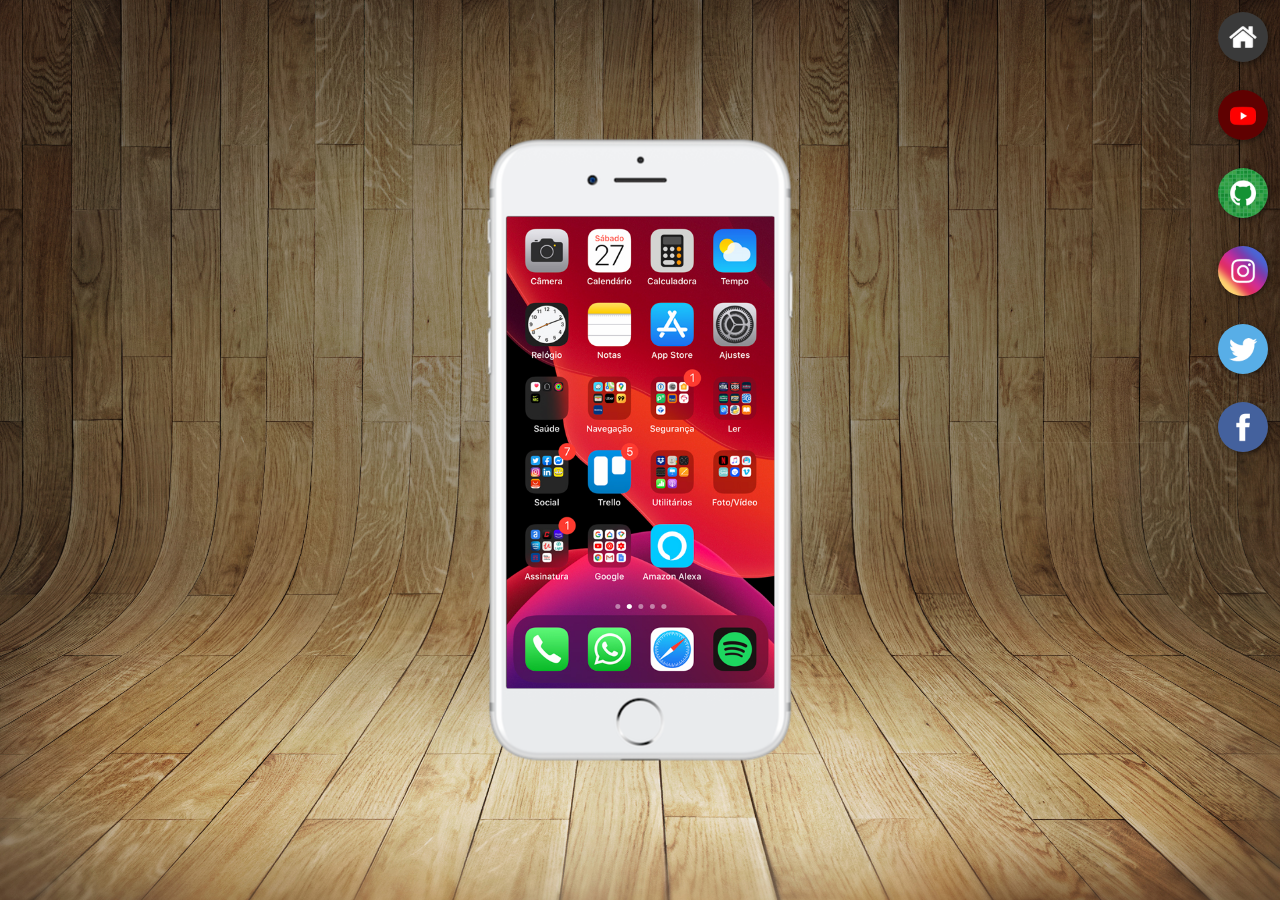
<file: index.html>
<!DOCTYPE html>
<html lang="pr-br">
<head>
    <meta charset="UTF-8">
    <meta http-equiv="X-UA-Compatible" content="IE=edge">
    <meta name="viewport" content="width=device-width, initial-scale=1.0">
    <title>Redes Socias</title>
    <link rel="shortcut icon" href="imagens/favicon.ico" type="image/x-icon">
    <link rel="stylesheet" href="style.css">
</head>
<body>
    <main>
        <section id="telefone">
            <iframe src="home.html"  name="tela" id="tela" frameborder="0"></iframe>
            
        </section>

        <section id="redes-sociais">
            <a href="home.html" target="tela"><img src="imagens/logo-home.jpg" alt="home"></a><br>
            <a href="youtube.html" target="tela"><img src="imagens/logo-youtube.jpg" alt="youtube"></a><br>
            <a href="github.html" target="tela"><img src="imagens/logo-github.jpg" alt="github"></a><br>
            <a href="instagram.html" target="tela"><img src="imagens/logo-instagram.jpg" alt="instagram"></a><br>
            <a href="twitter.html" target="tela"><img src="imagens/logo-twitter.jpg" alt="twitter"></a><br>
            <a href="facebook.html" target="tela"><img src="imagens/logo-facebook.jpg" alt="facebook"></a><br>

        </section>
    </main>
    
</body>
</html>
</file>
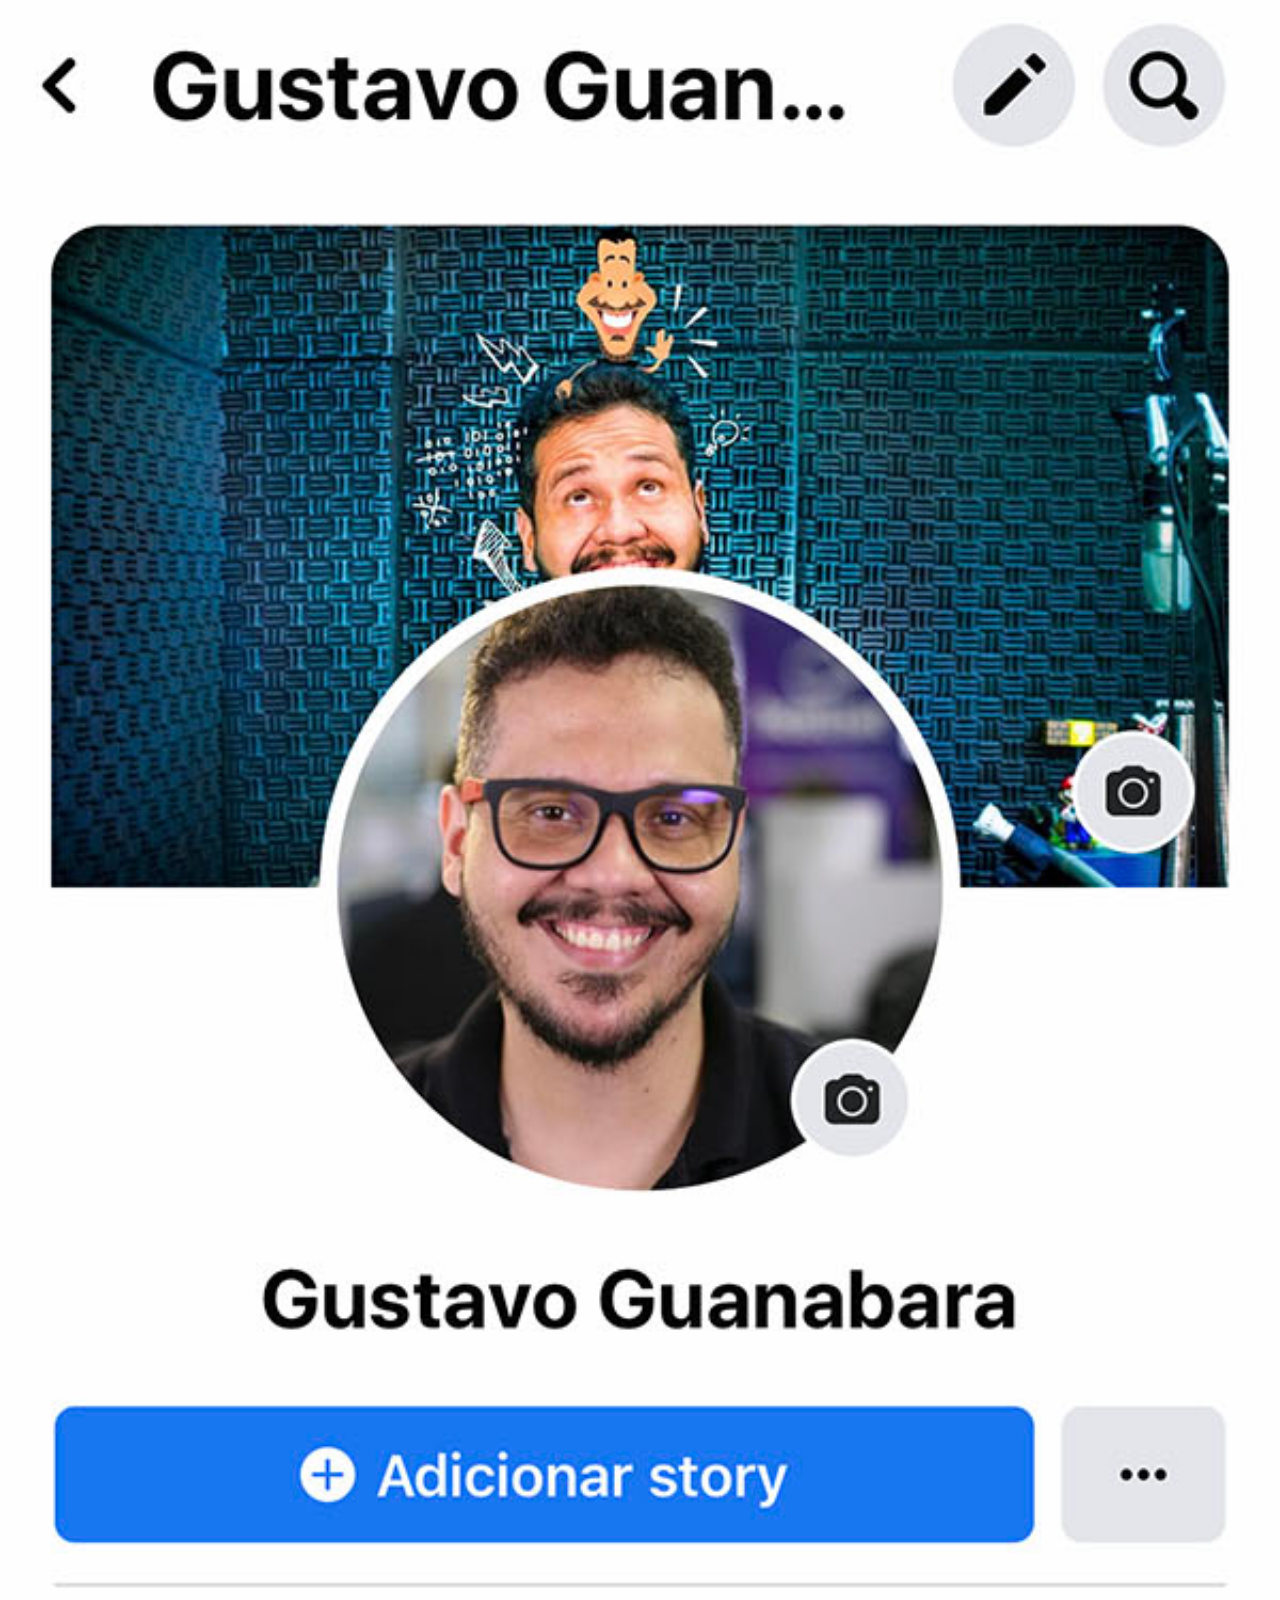
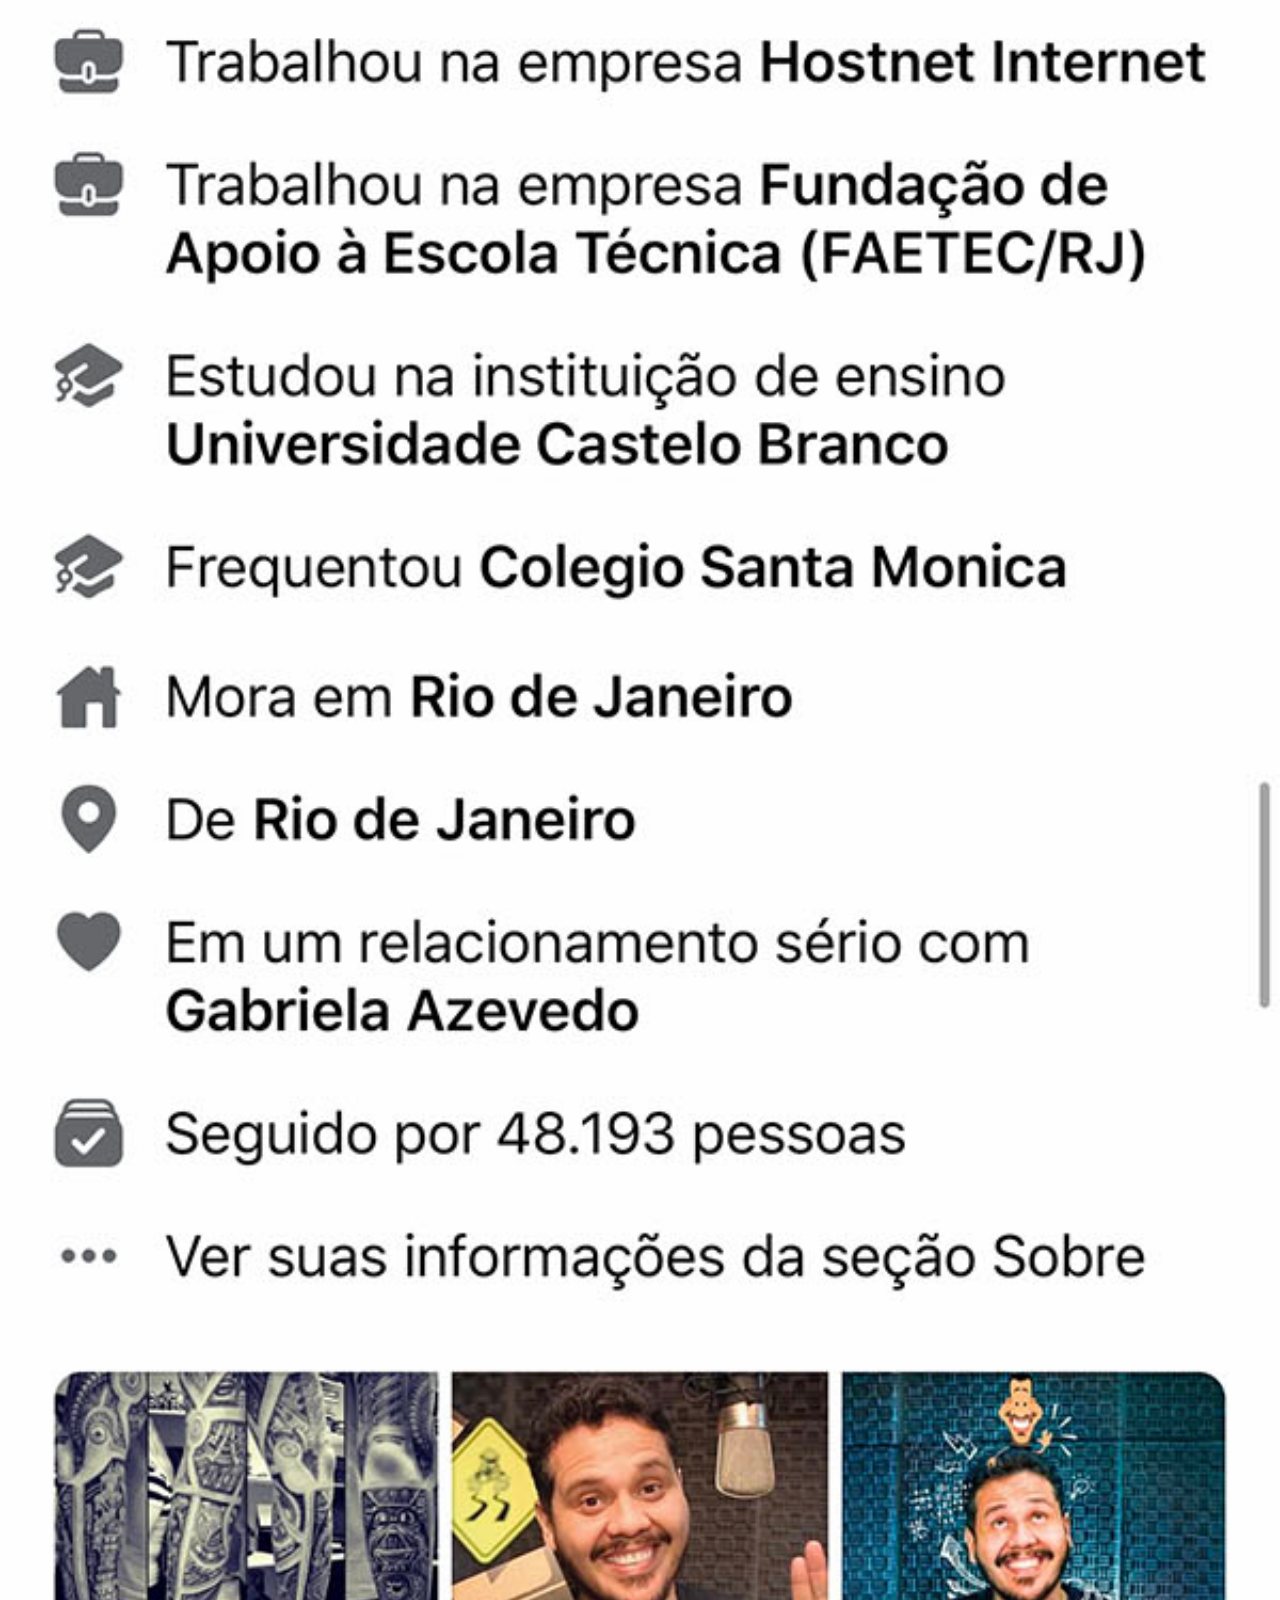
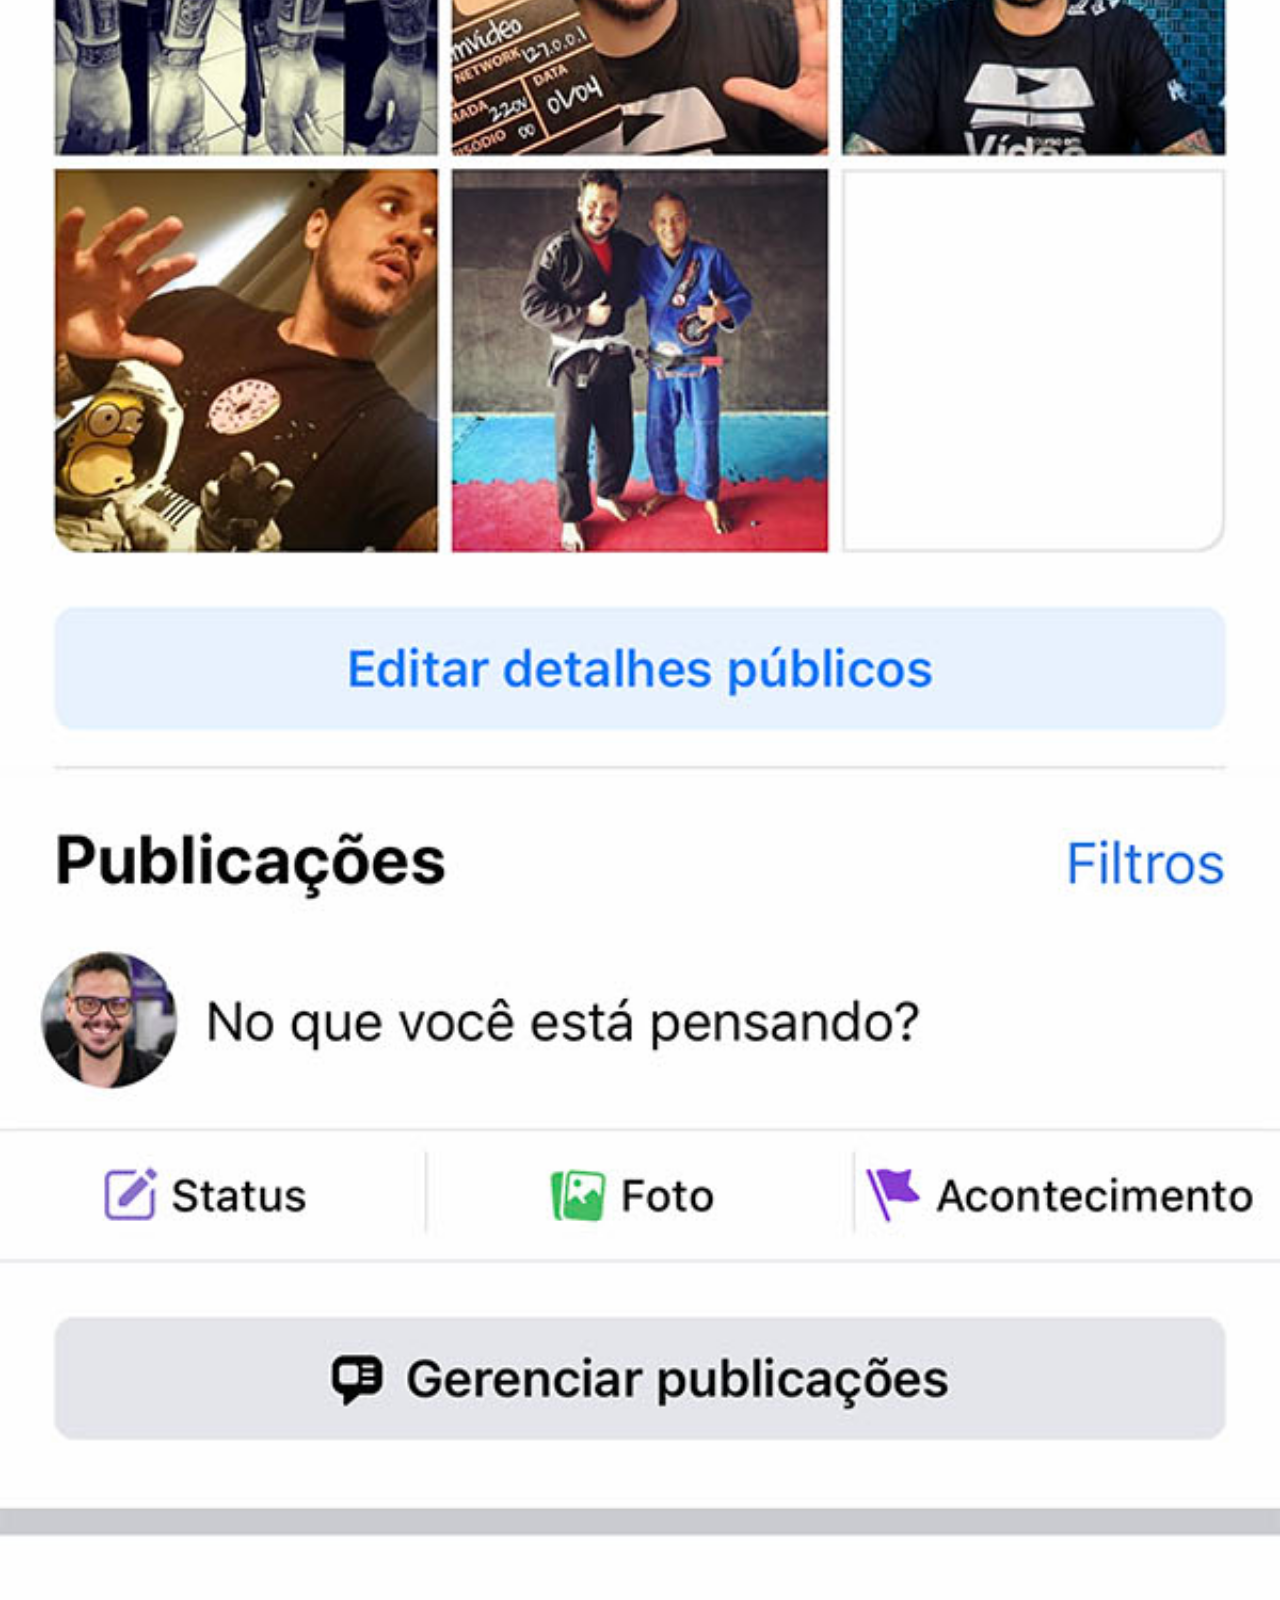
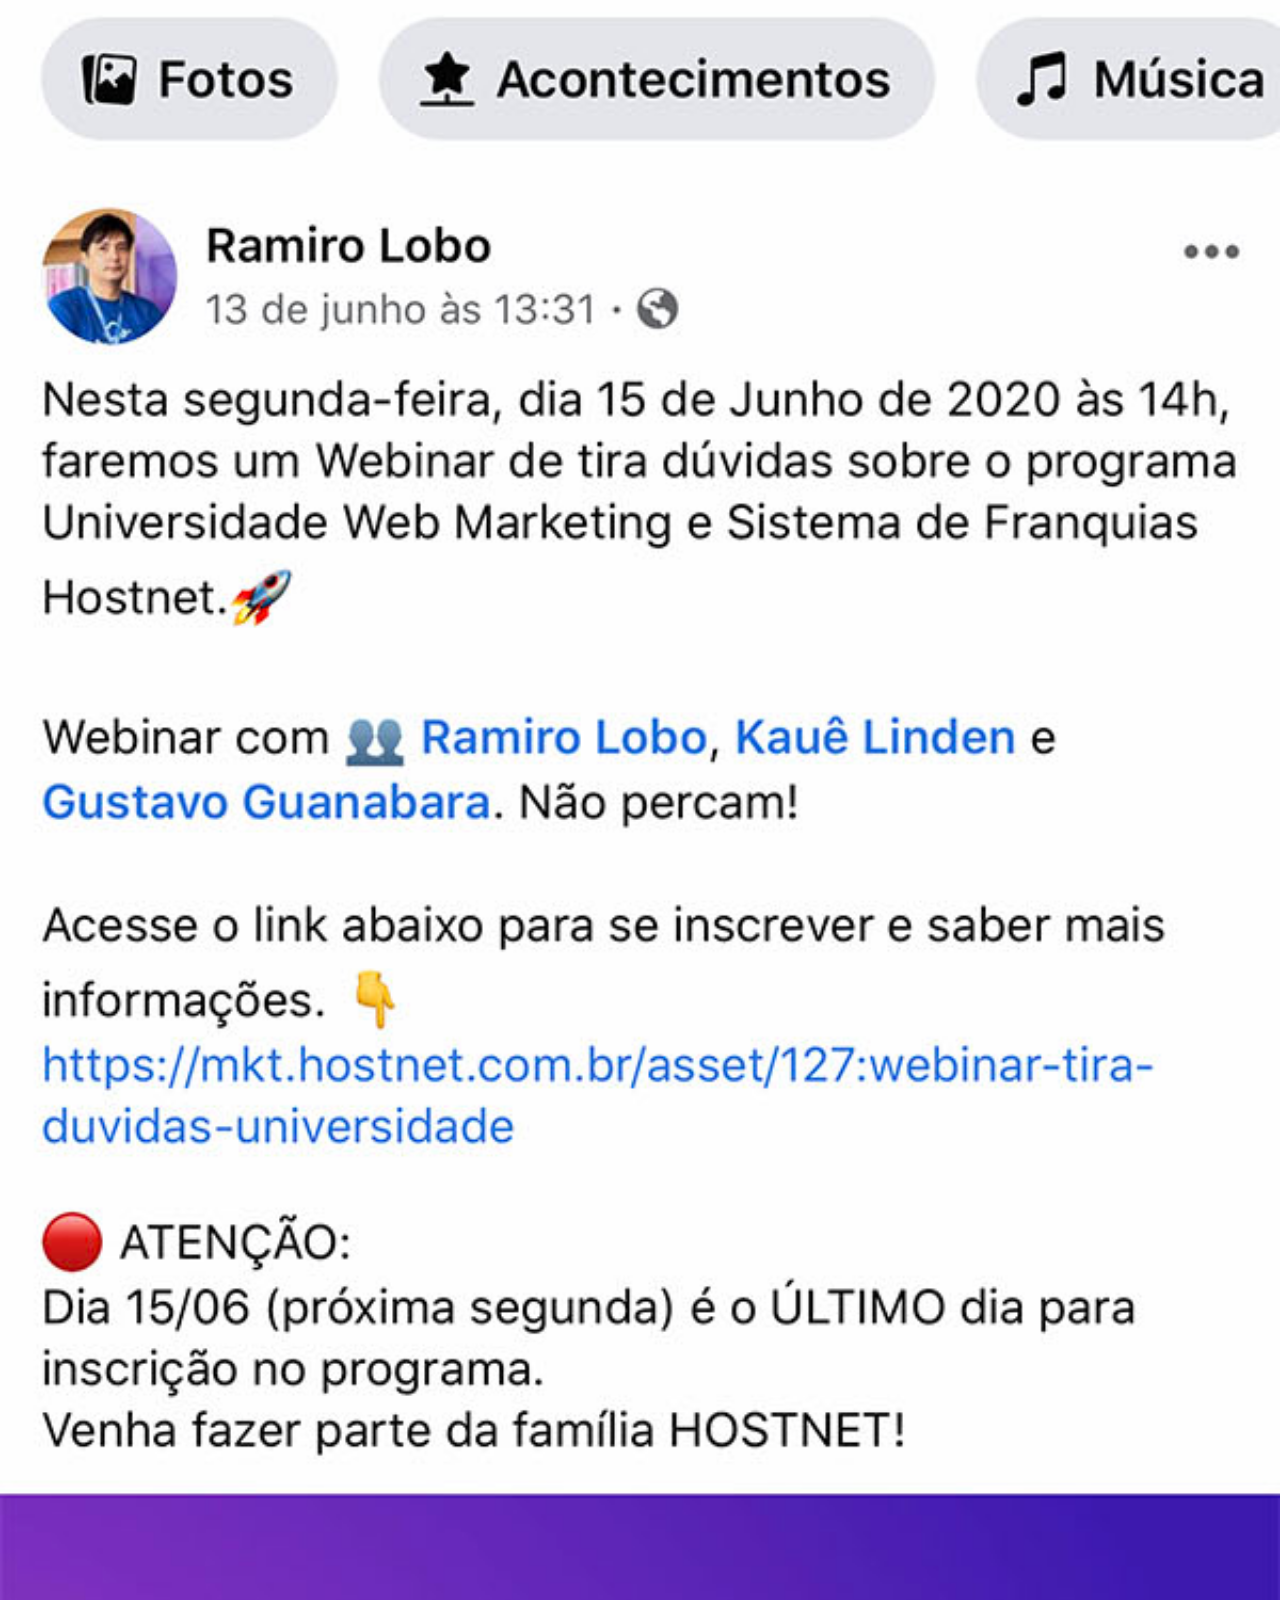
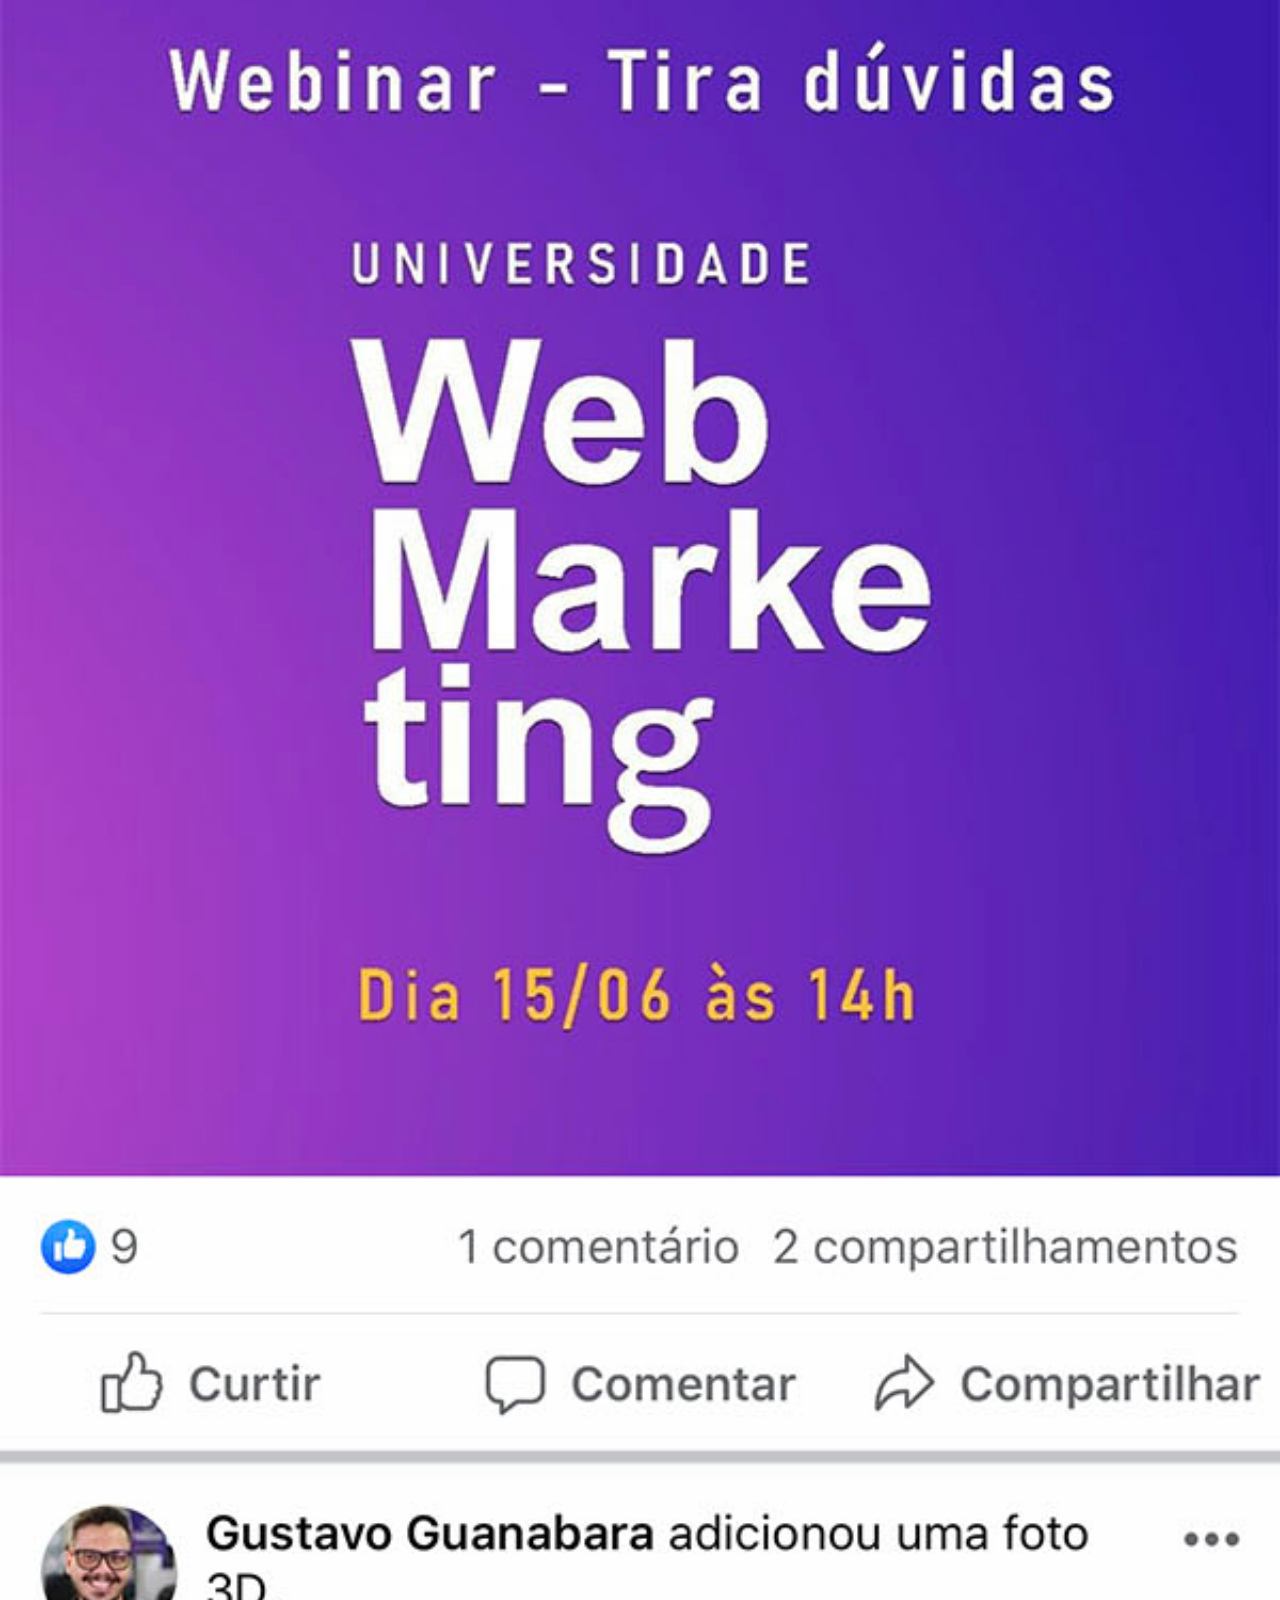
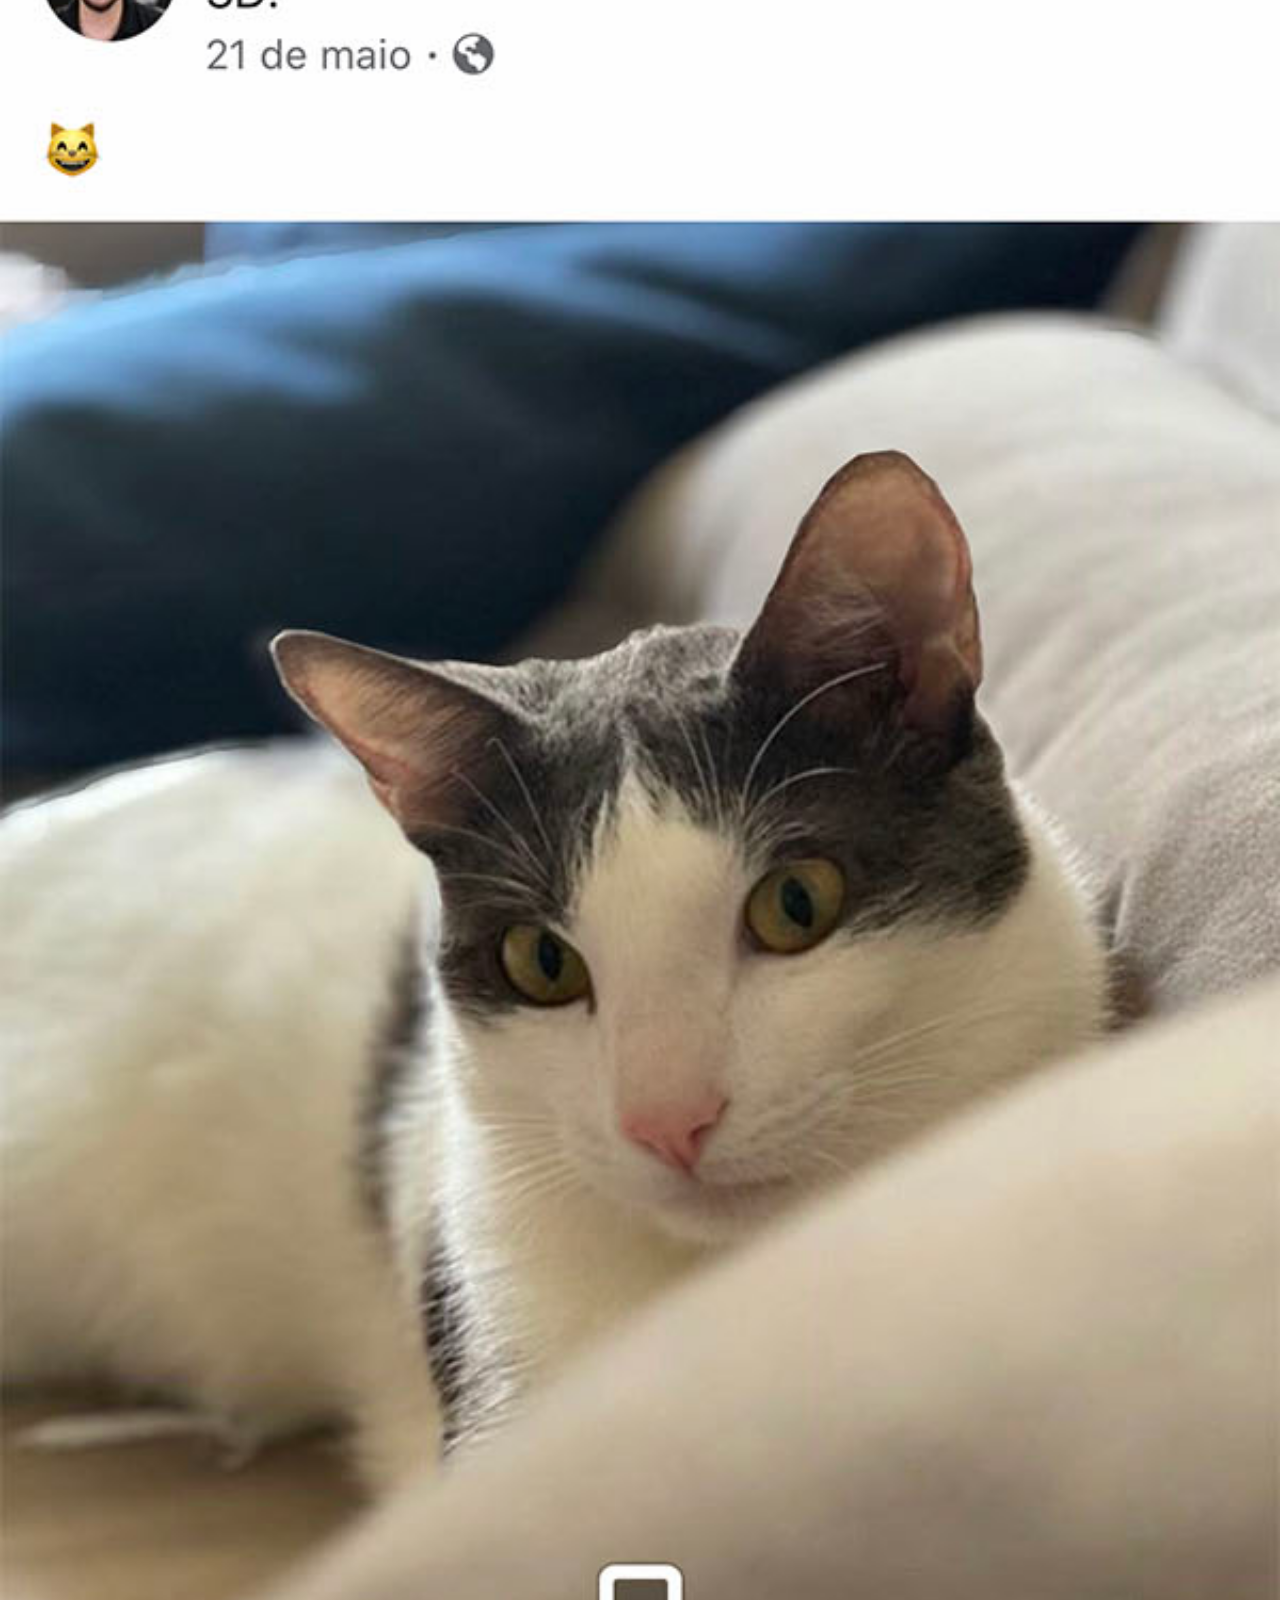
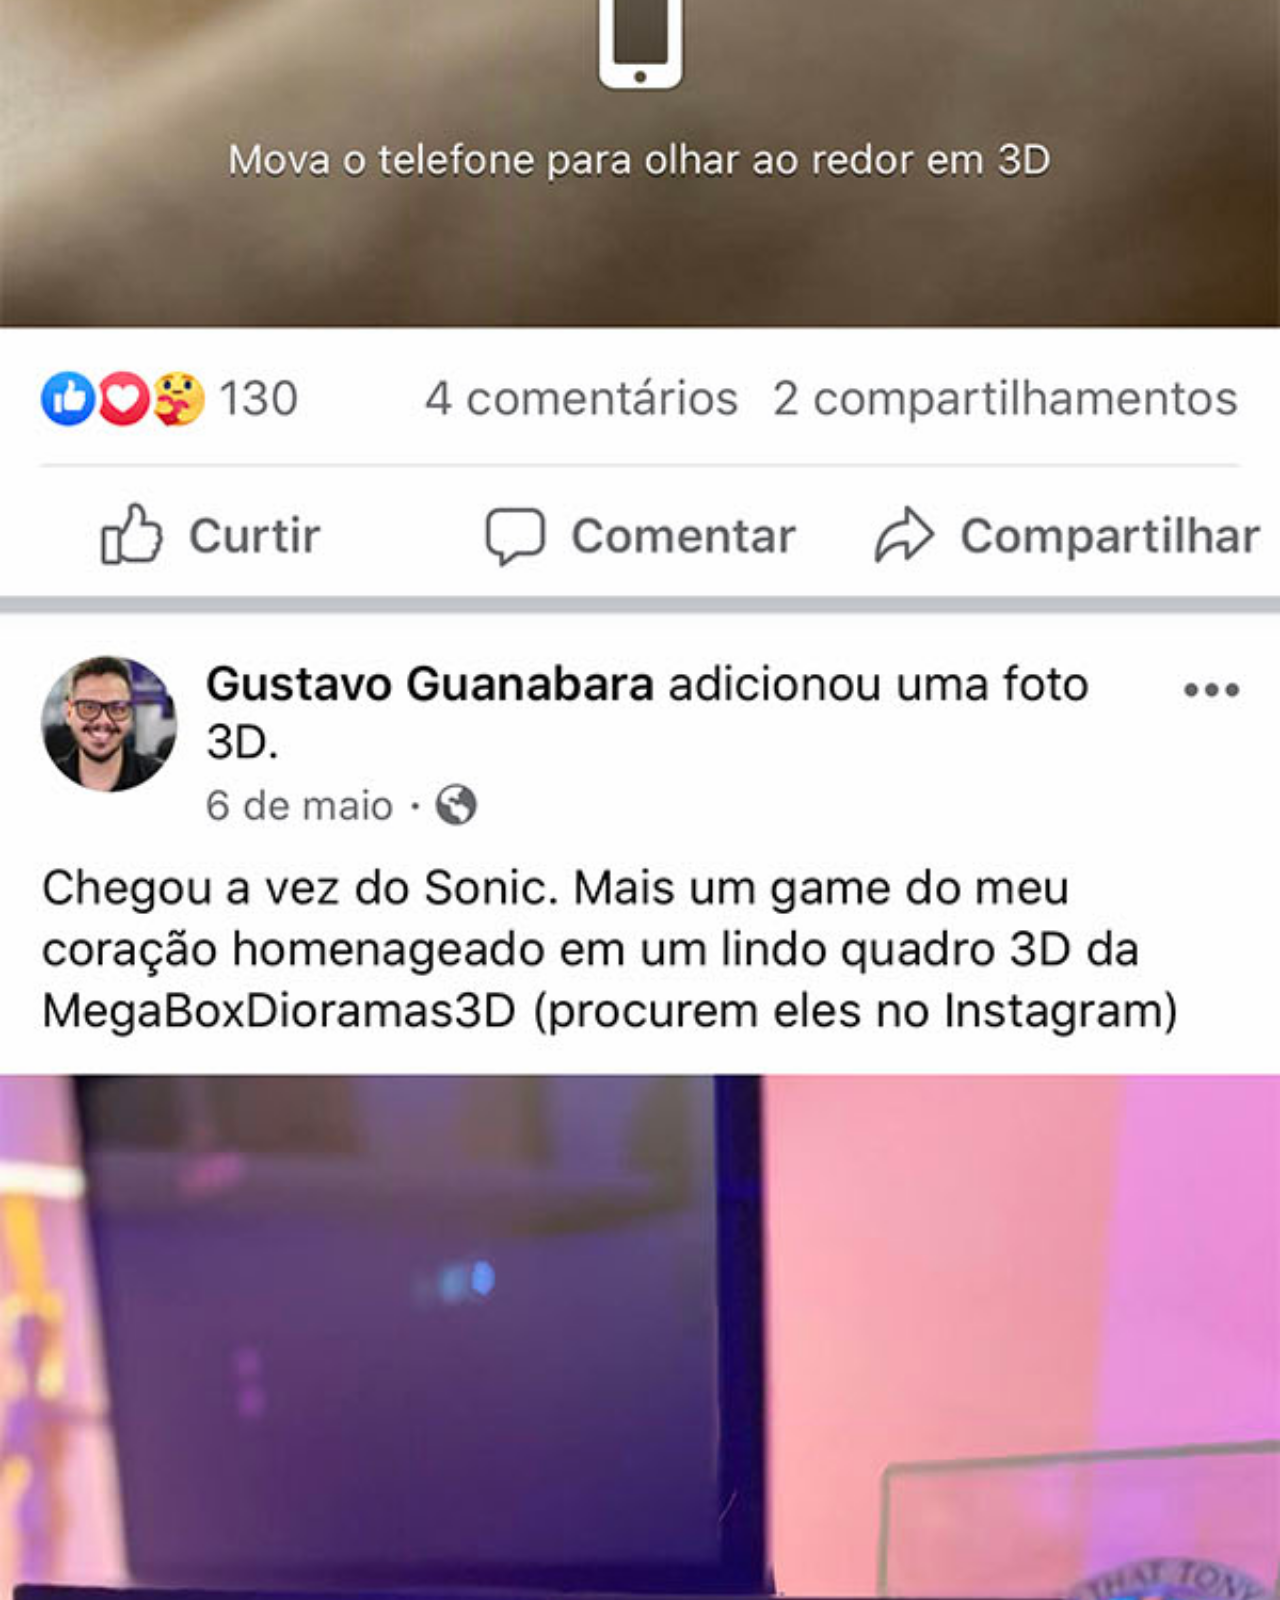
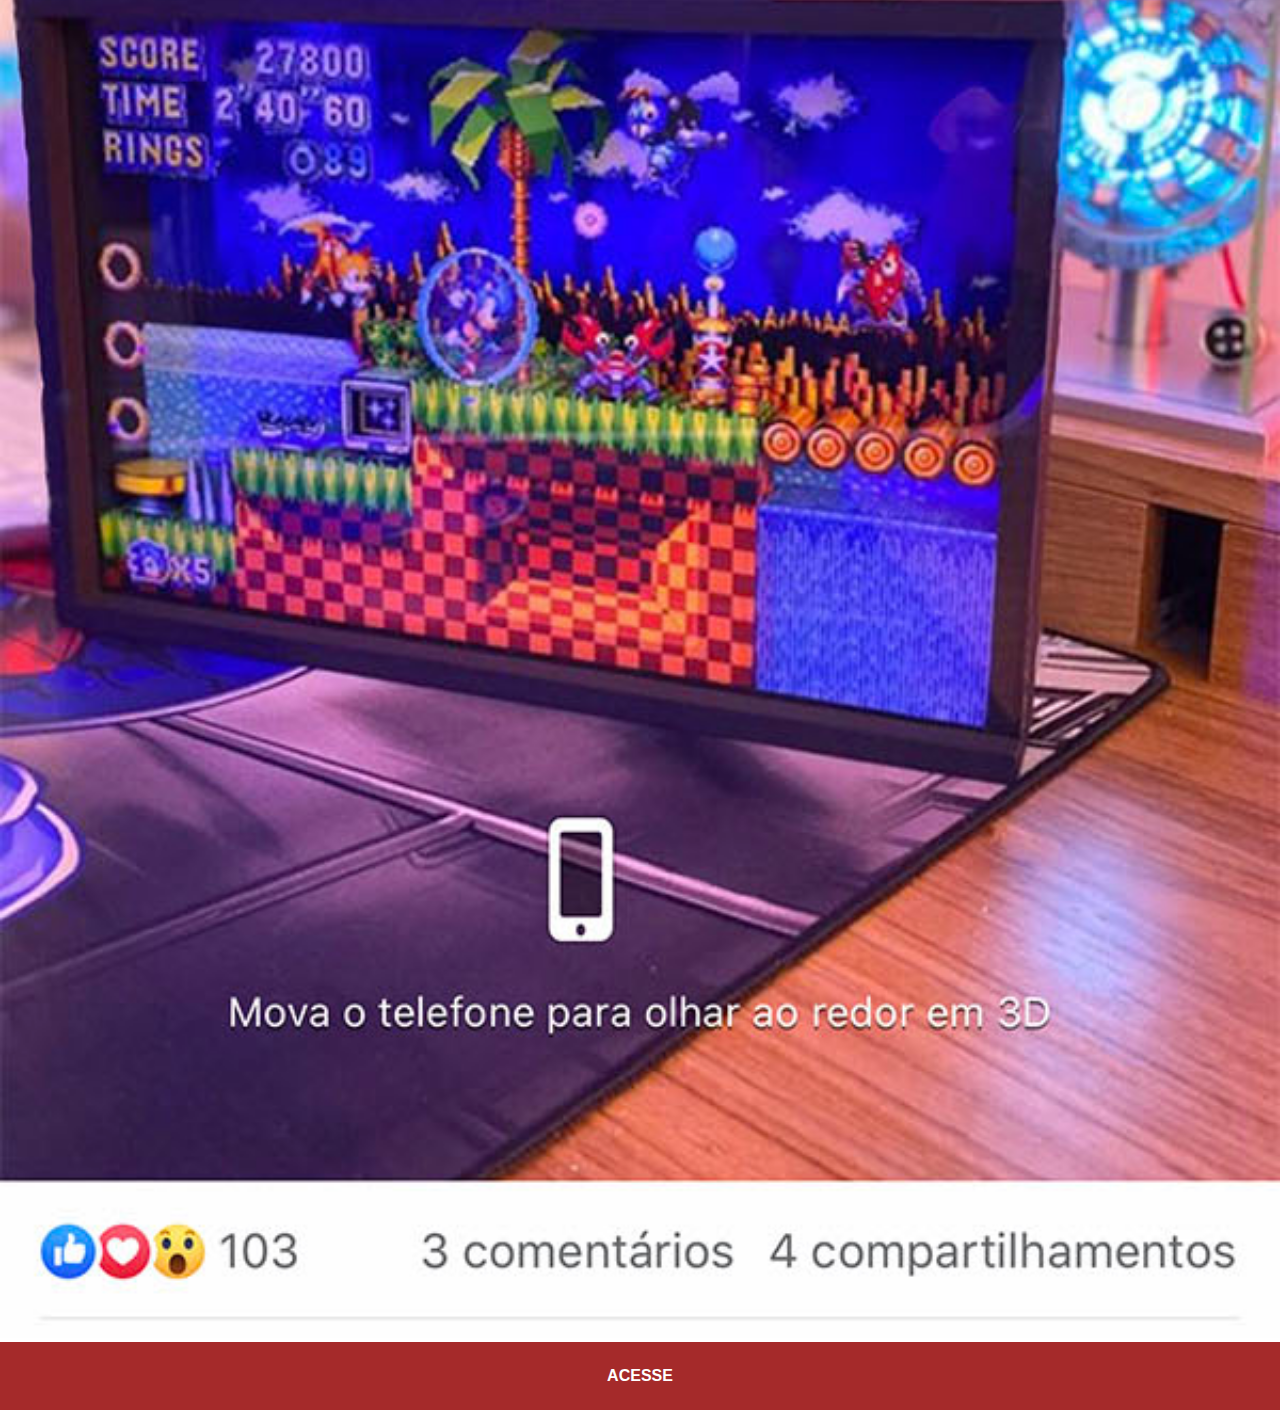
<file: facebook.html>
<!DOCTYPE html>
<html lang="pt-br">
<head>
    <meta charset="UTF-8">
    <meta http-equiv="X-UA-Compatible" content="IE=edge">
    <meta name="viewport" content="width=device-width, initial-scale=1.0">
    <title>facebook</title>
    <style>
        * {
    padding: 0%;
    margin: 0%;
    font-family: Arial, Helvetica, sans-serif;
}

img{
    width: 100%;
    height: 100%;
    
    
}

a{  display: block;
    background-color: brown;
    color: white;
    padding: 25px;
    text-align: center;
    text-decoration: none;
    font-weight: bold;
}

a:hover {
    background-color: red;
    text-decoration: underline;
}
    </style>
</head>
<body>
    <img src="imagens/tela-facebook.jpg" alt="">
    <a href="https://www.facebook.com/" target="_blank">ACESSE</a>
    
</body>
</html>
</file>
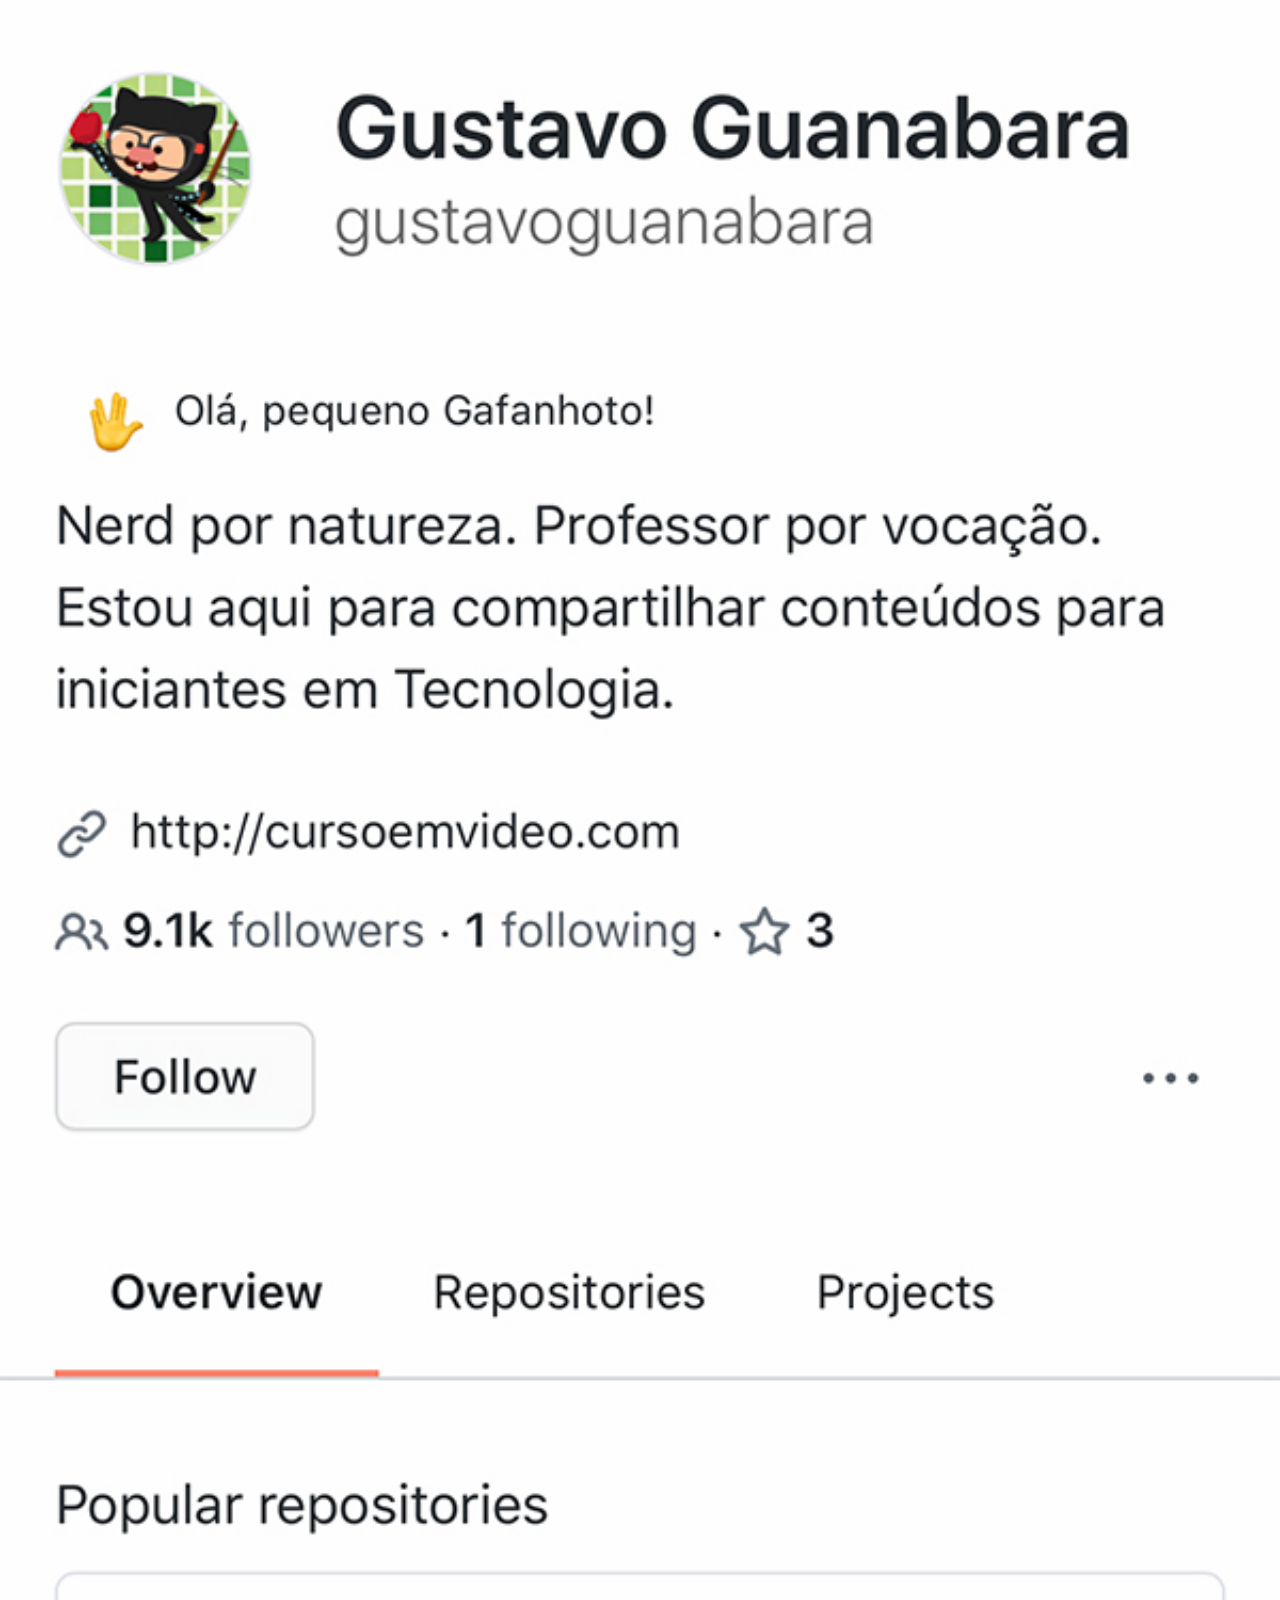
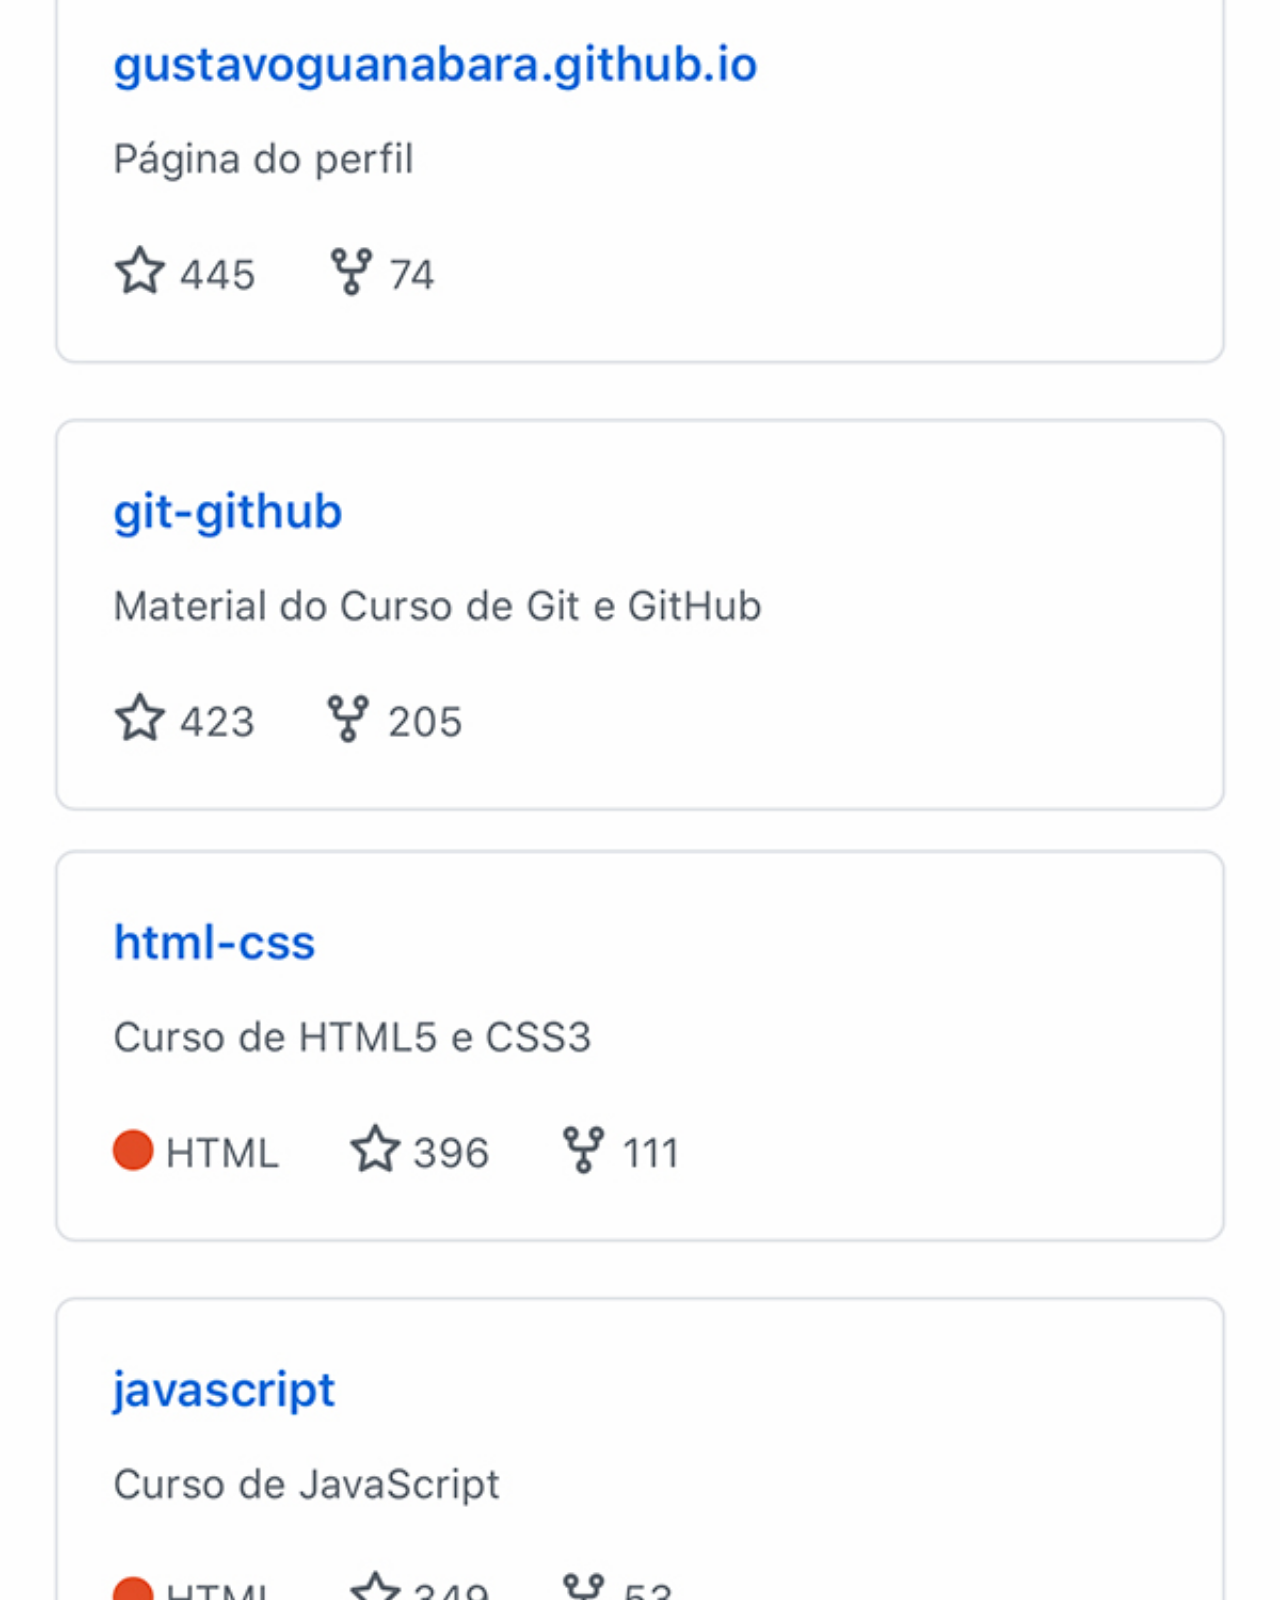
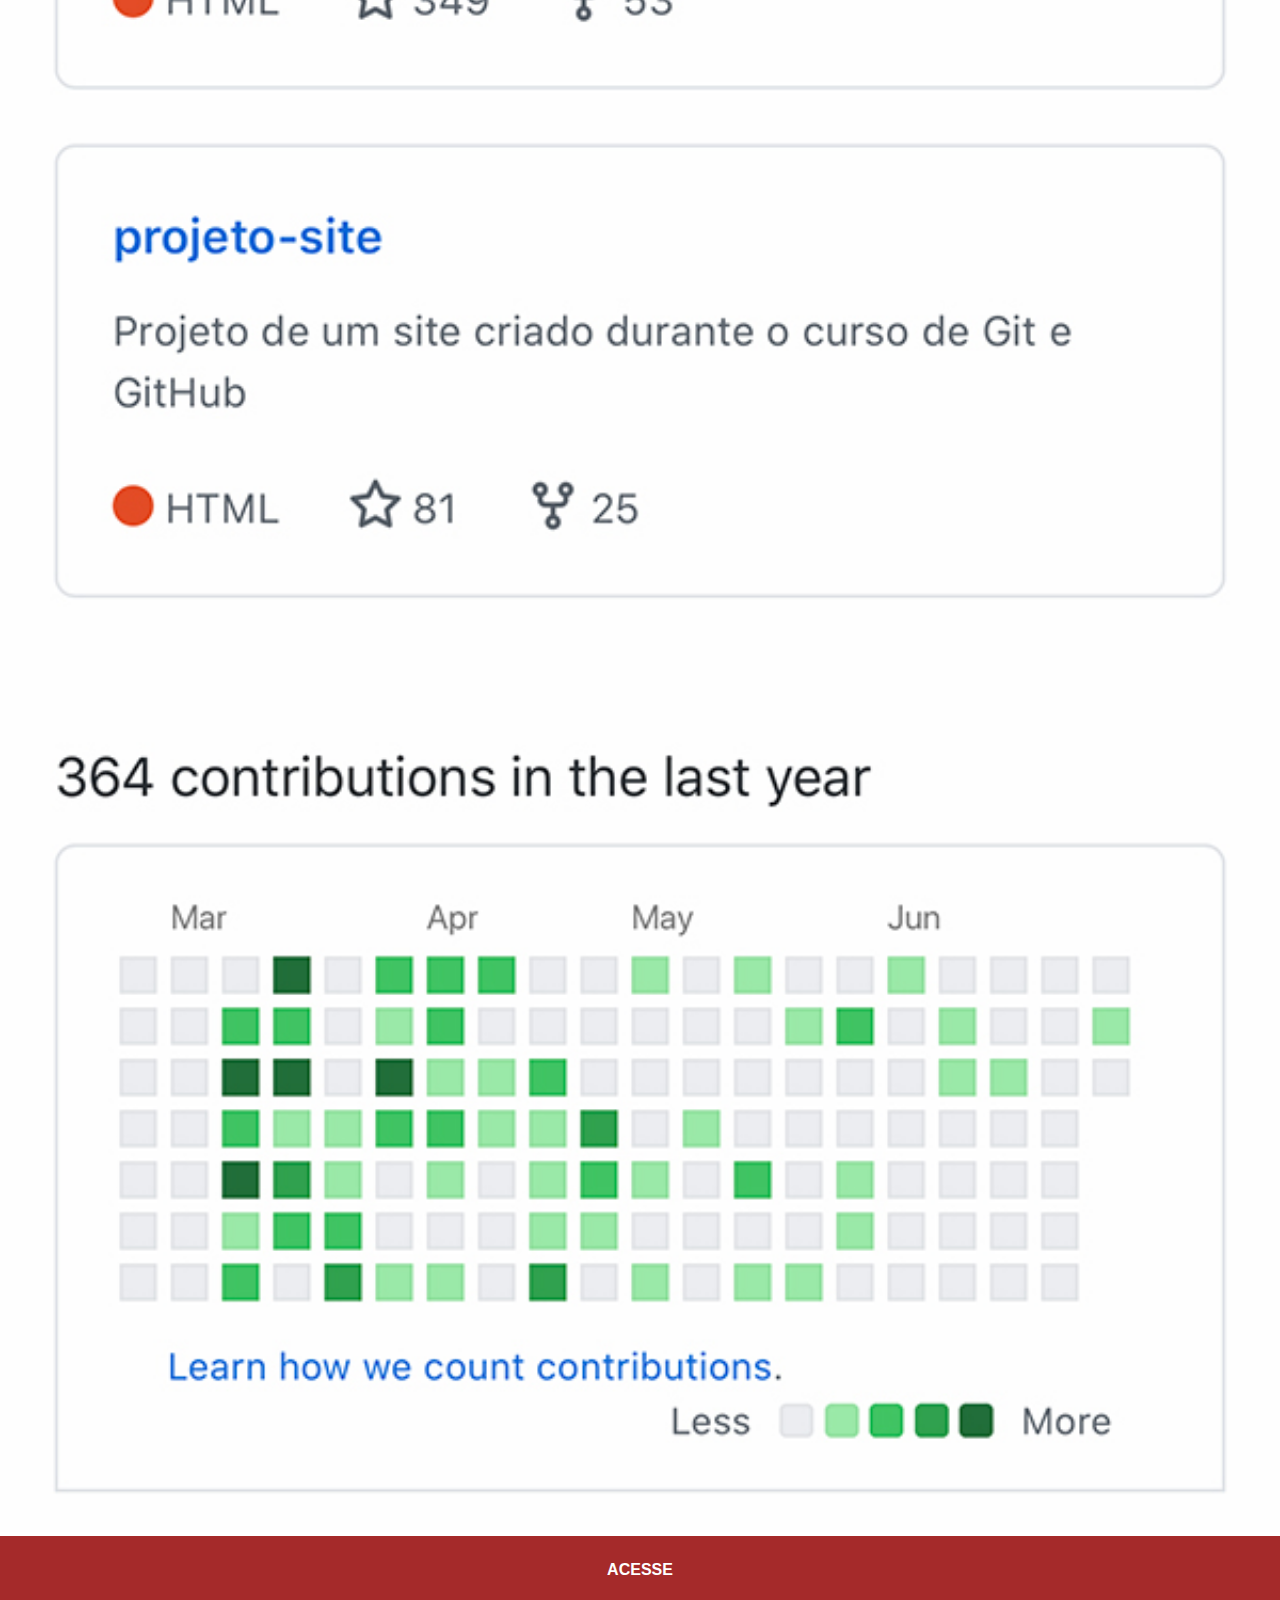
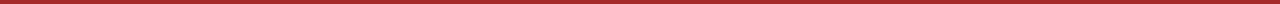
<file: github.html>
<!DOCTYPE html>
<html lang="pt-br">
<head>
    <meta charset="UTF-8">
    <meta http-equiv="X-UA-Compatible" content="IE=edge">
    <meta name="viewport" content="width=device-width, initial-scale=1.0">
    <title>github</title>
    <link rel="stylesheet" href="social.css">
</head>
<body>
    <img src="imagens/tela-github.jpg" alt="">
    <a href="https://github.com/Guilhermeloiola" target="_blank"> ACESSE</a>
    
</body>
</html>
</file>
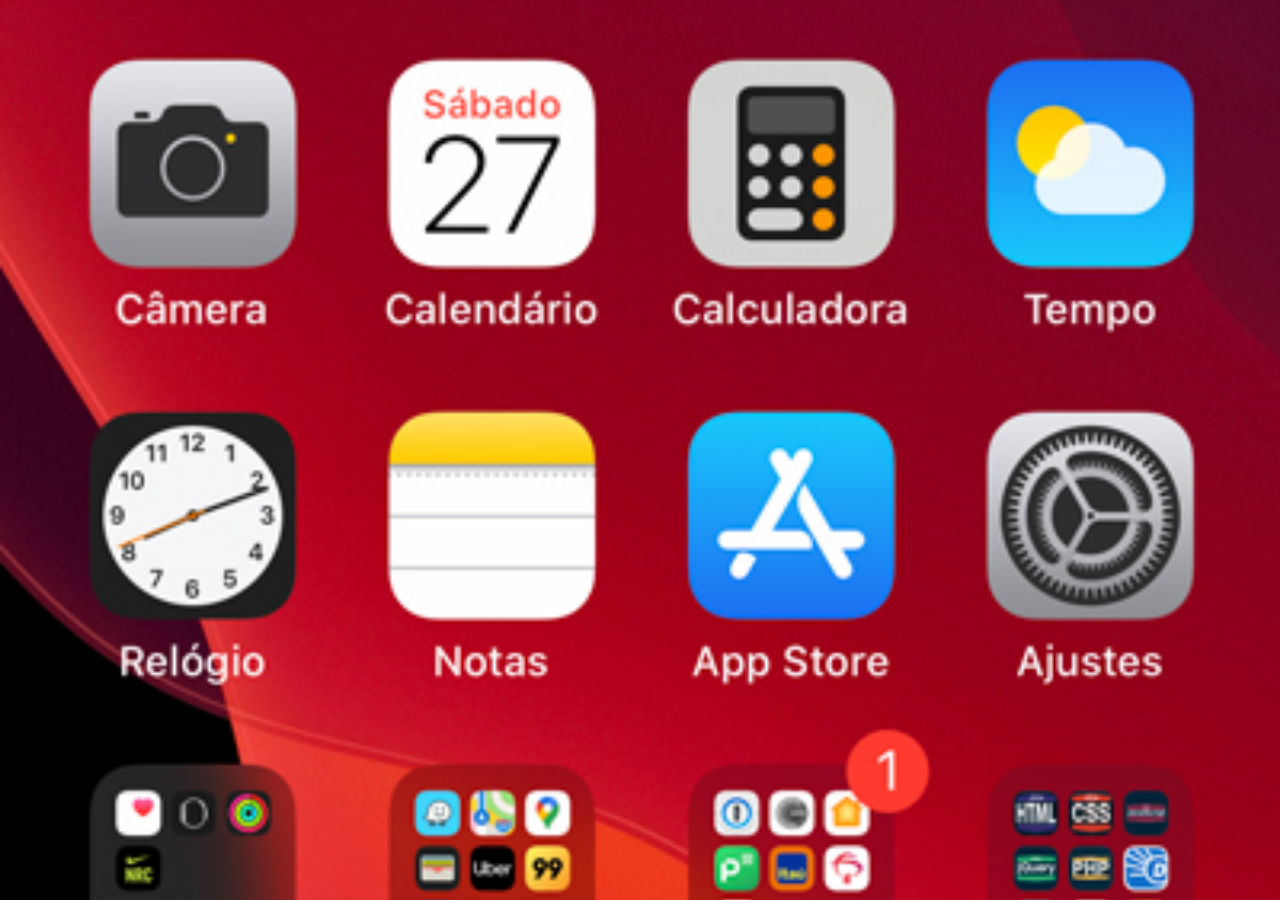
<file: home.html>
<!DOCTYPE html>
<html lang="pt-br">
<head>
    <meta charset="UTF-8">
    <meta http-equiv="X-UA-Compatible" content="IE=edge">
    <meta name="viewport" content="width=device-width, initial-scale=1.0">
    <title>Home</title>
    <style>
        *{
            margin: 0%;
            padding: 0%;
        }

        body{
            background: url(imagens/tela-home.jpg);
            background-repeat: no-repeat;
            background-size: cover;
            
        }
    </style>

</head>
<body>
    
   
</body>
</html>
</file>
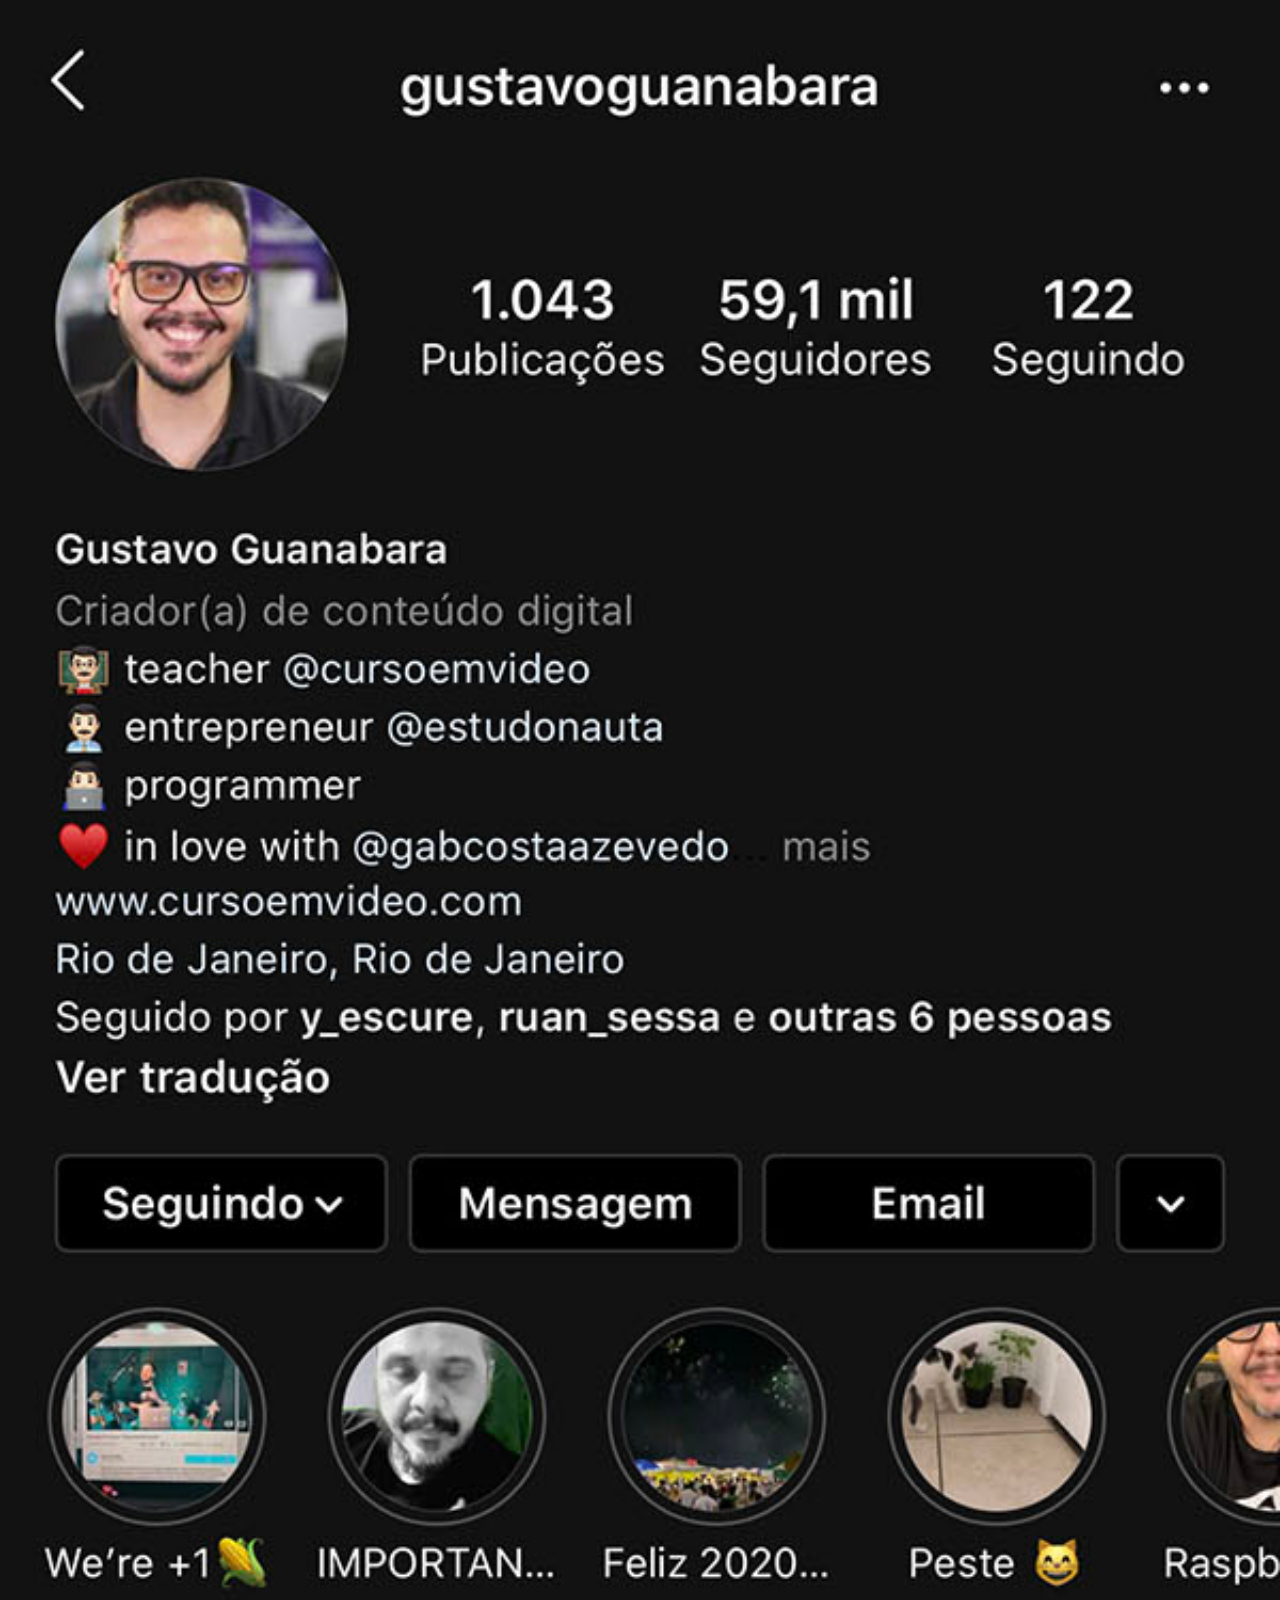
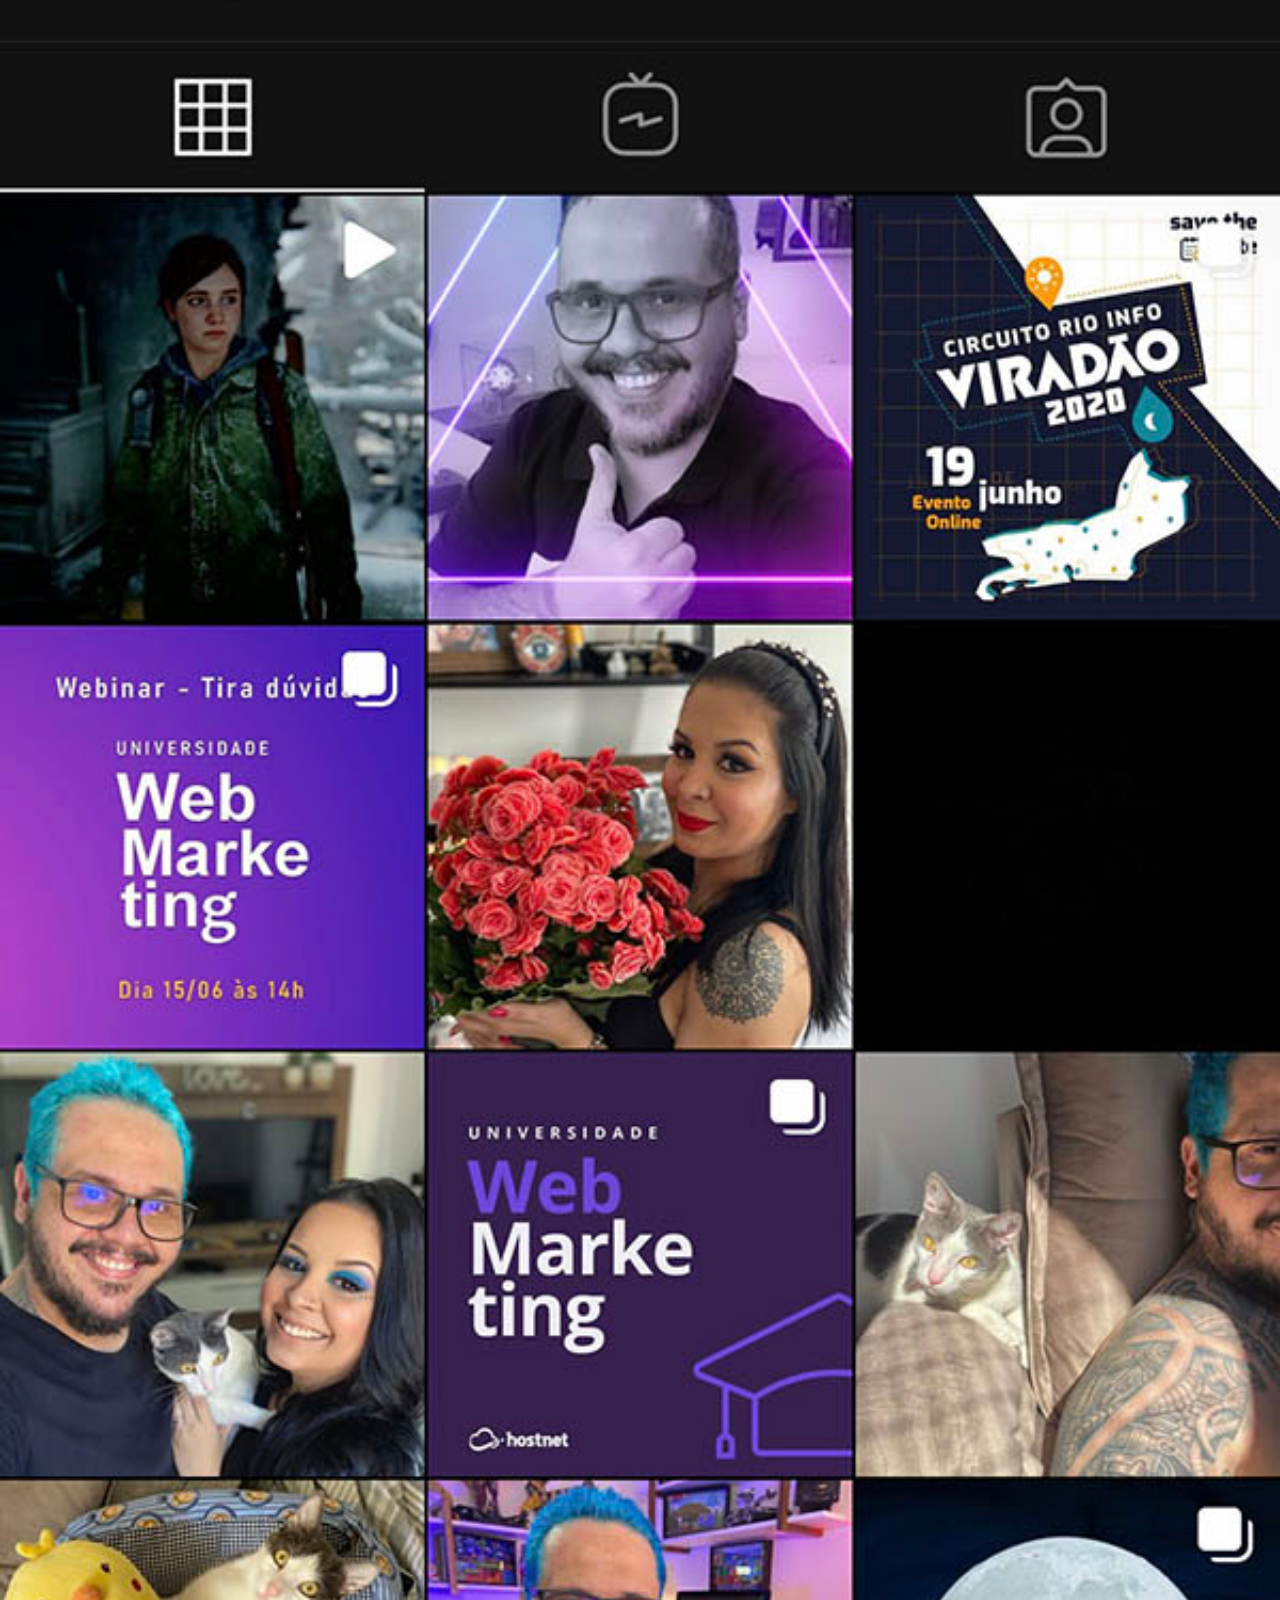
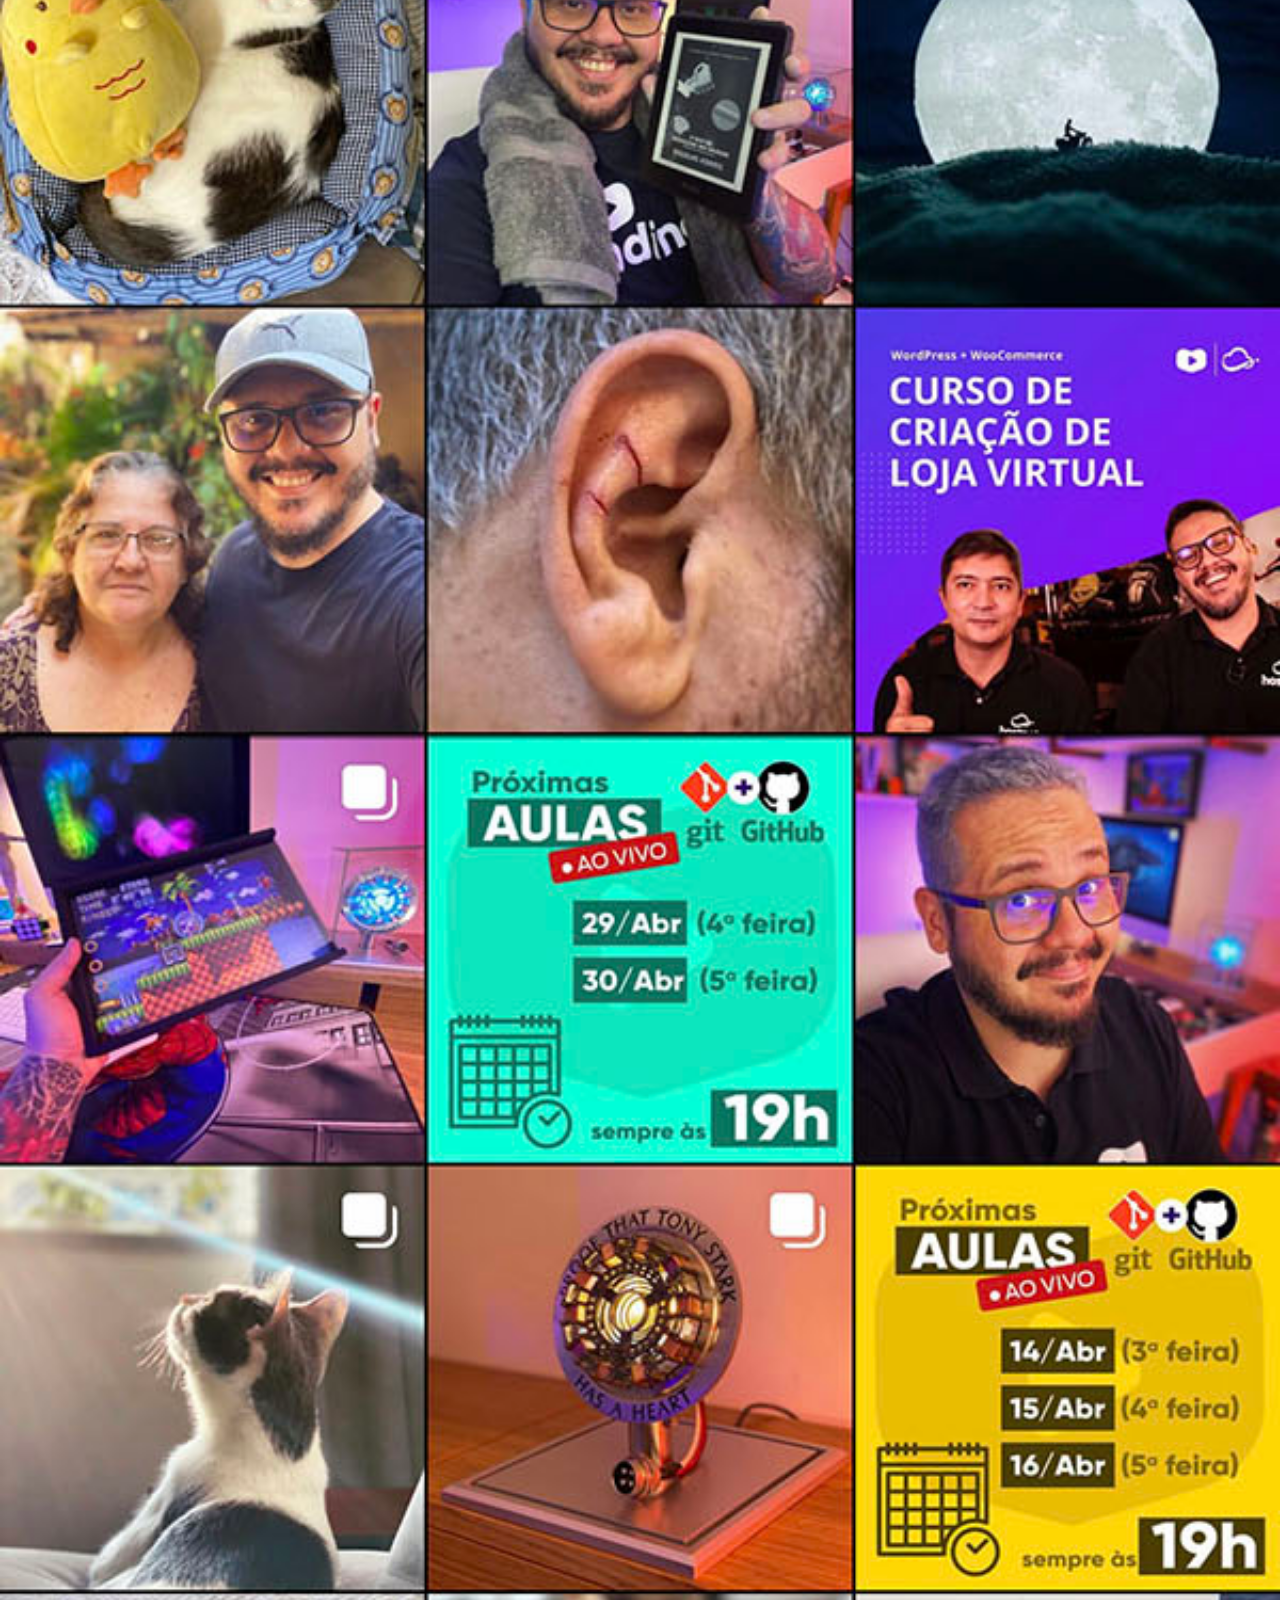
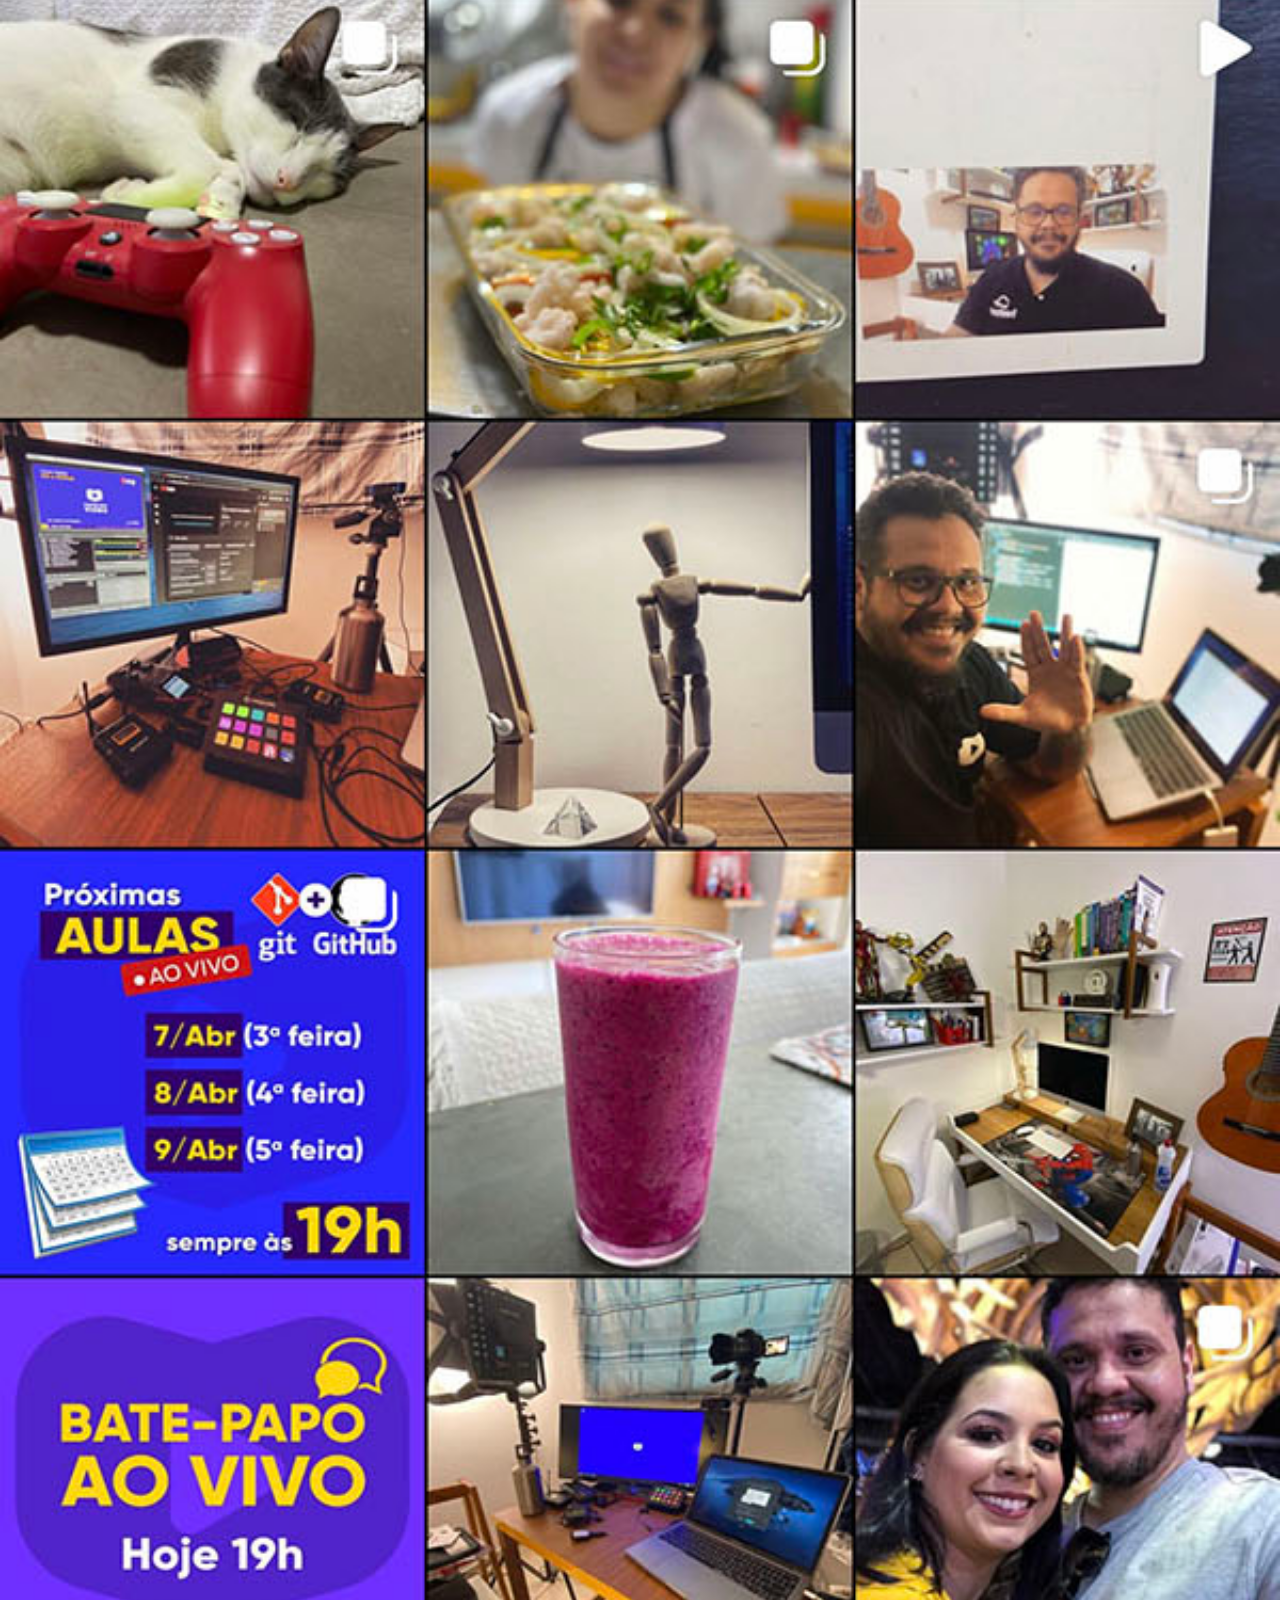
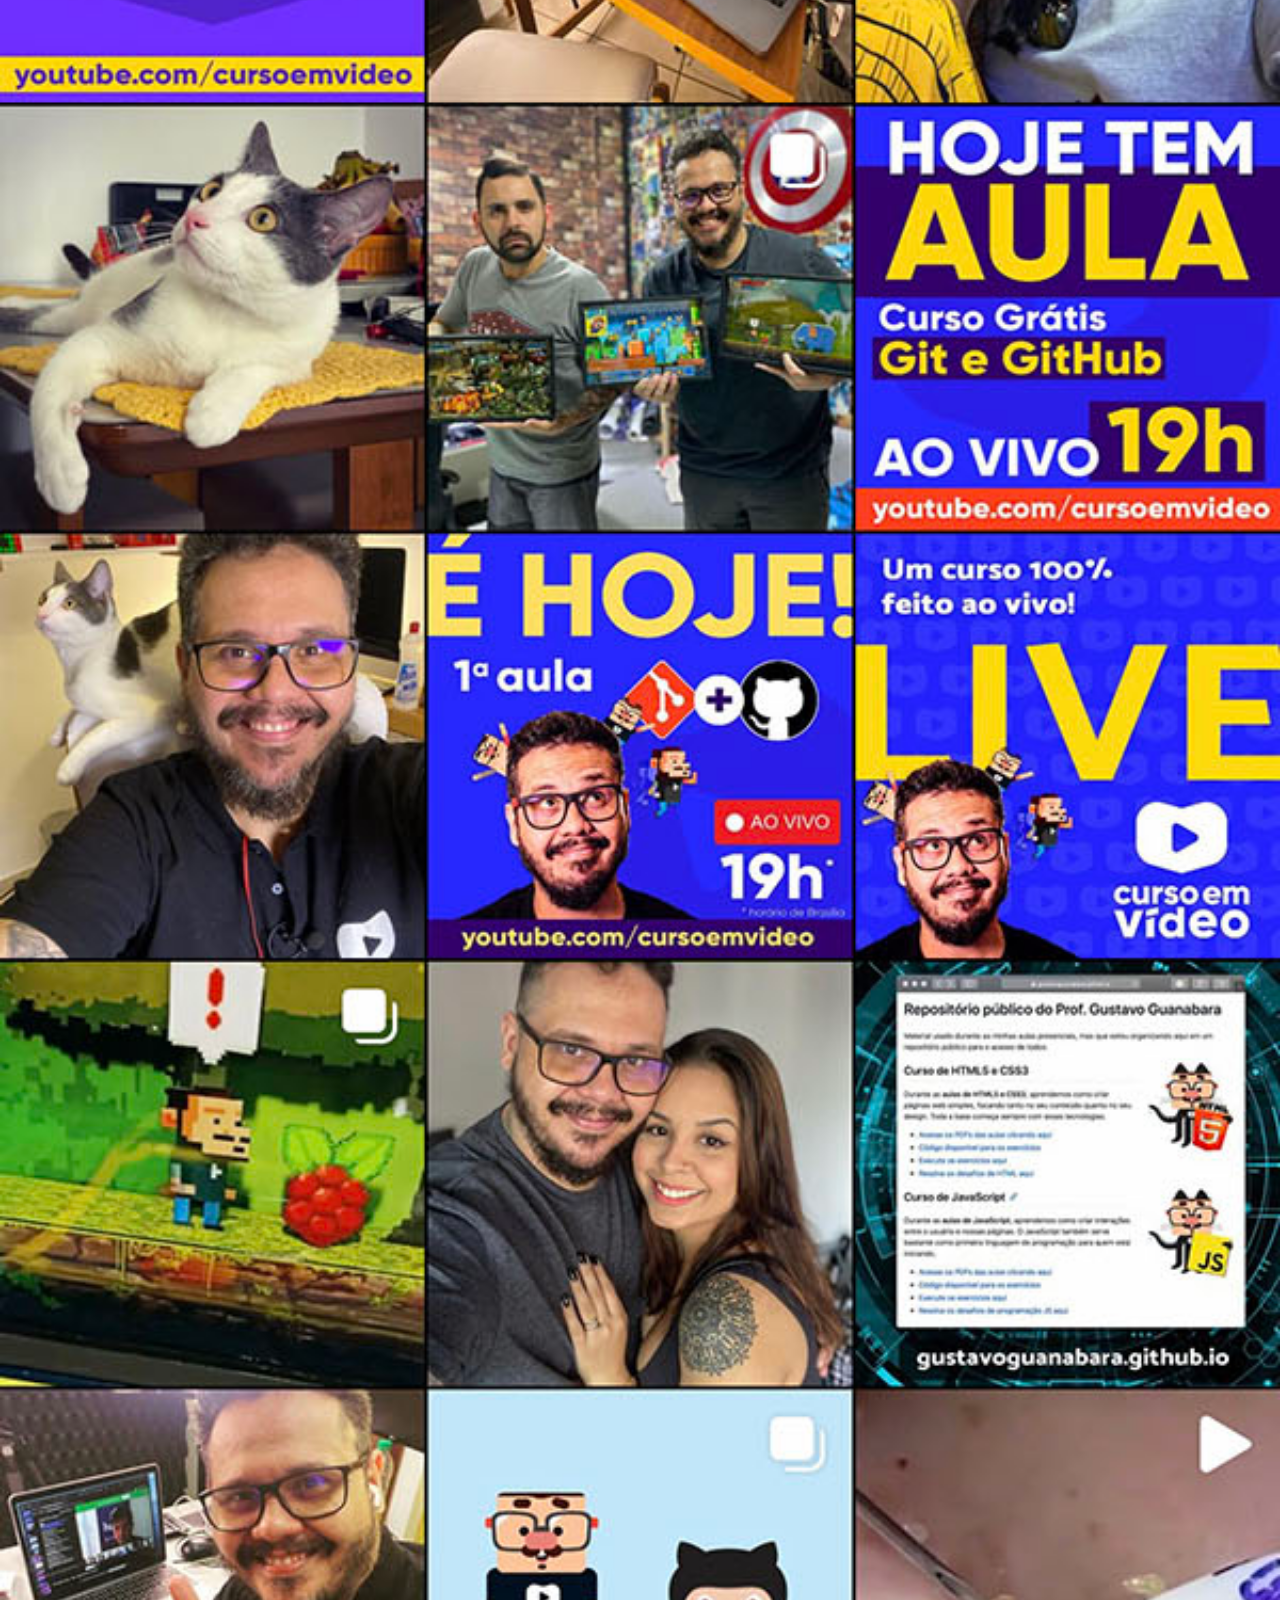
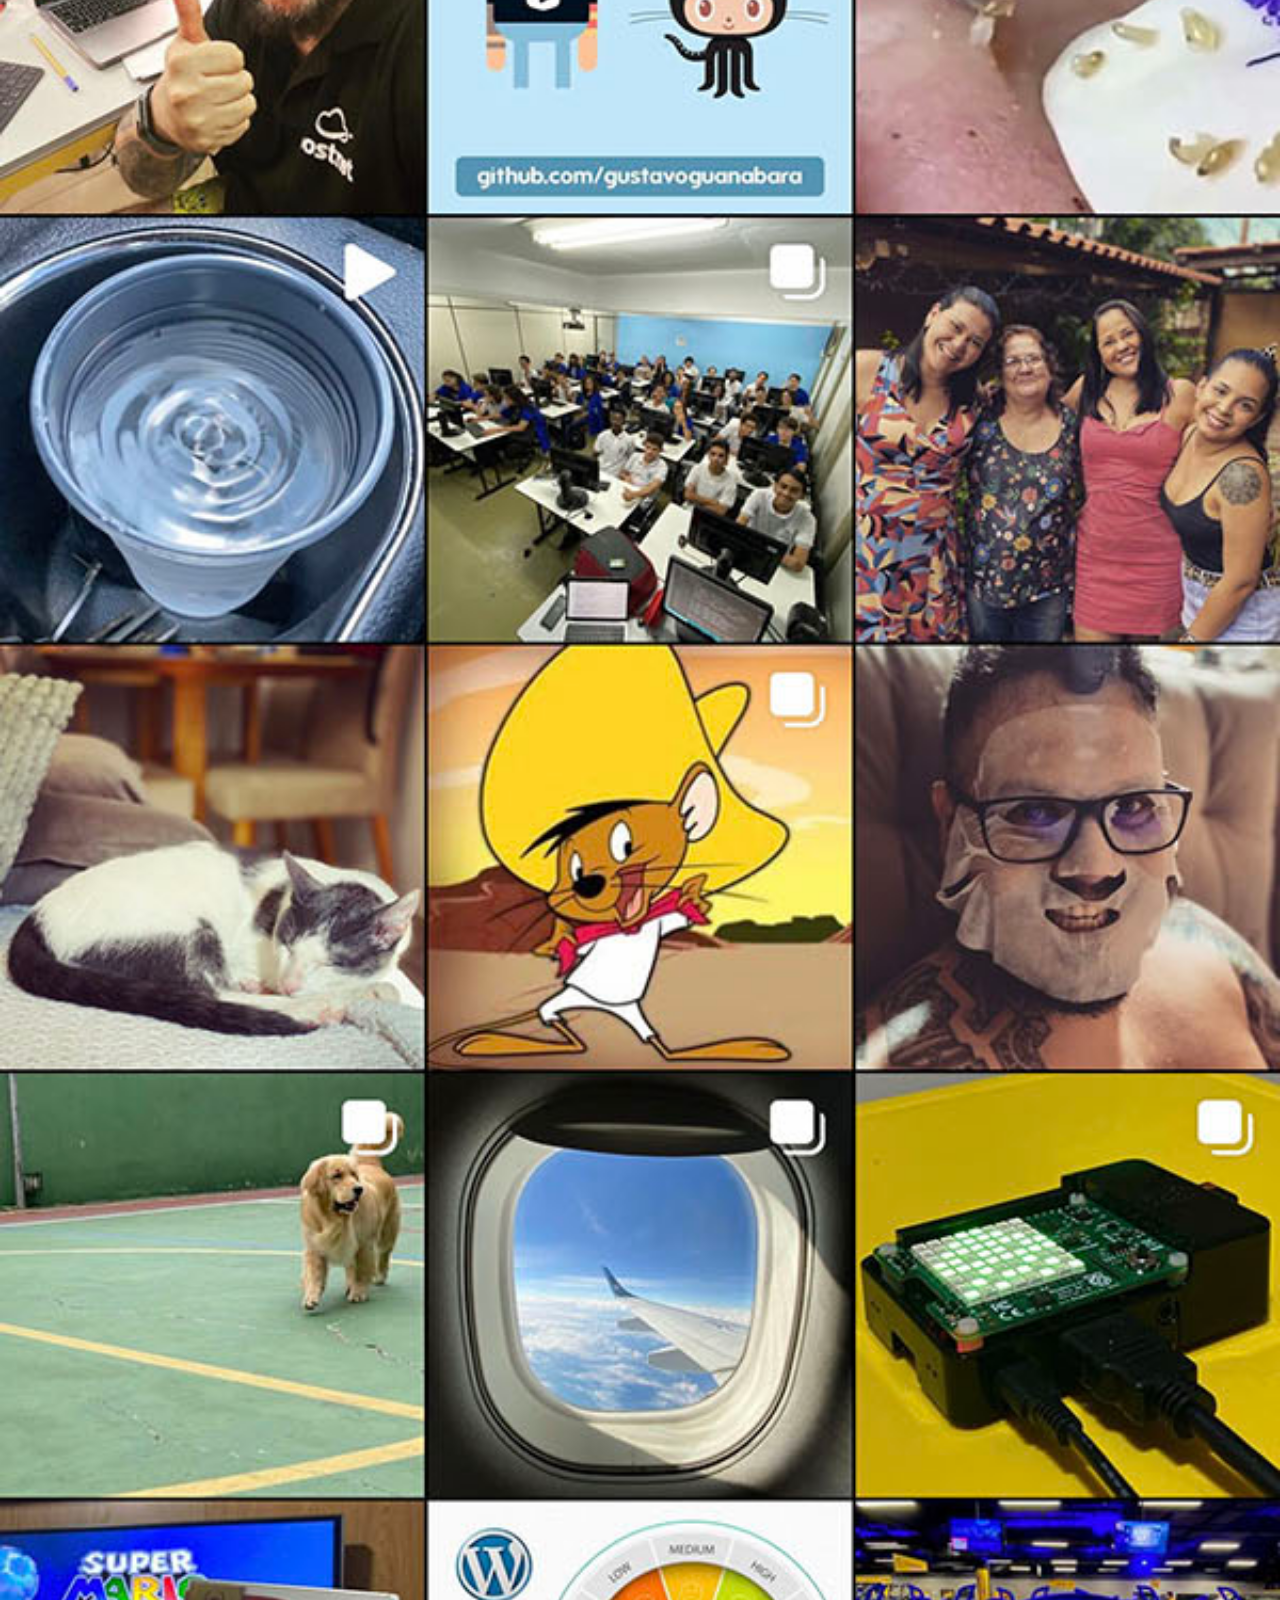
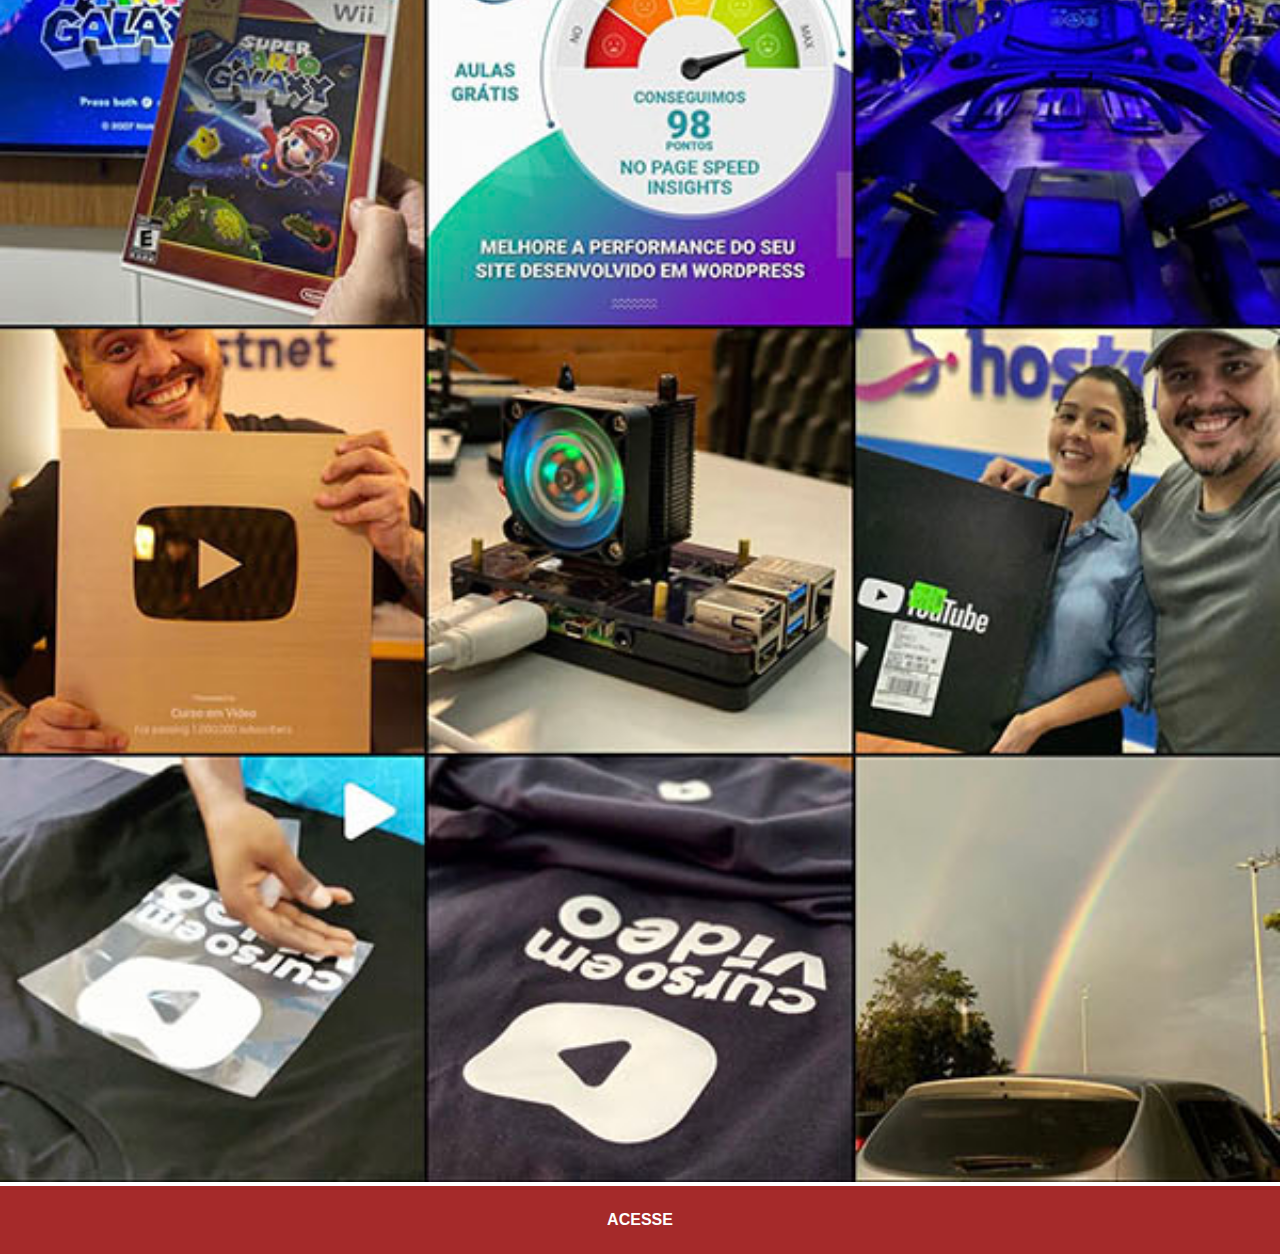
<file: instagram.html>
<!DOCTYPE html>
<html lang="pt-br">
<head>
    <meta charset="UTF-8">
    <meta http-equiv="X-UA-Compatible" content="IE=edge">
    <meta name="viewport" content="width=device-width, initial-scale=1.0">
    <title>Instagram</title>
    <style>
        * {
    padding: 0%;
    margin: 0%;
    font-family: Arial, Helvetica, sans-serif;
}

img{
    width: 100%;
    height: 100%;
    
    
}

a{  display: block;
    background-color: brown;
    color: white;
    padding: 25px;
    text-align: center;
    text-decoration: none;
    font-weight: bold;
}

a:hover {
    background-color: red;
    text-decoration: underline;
}
    </style>
</head>
<body>
    <img src="imagens/tela-instagram.jpg" alt="instagram">
    <a href="https://www.instagram.com/" target="_blank"> ACESSE</a>
</body>
</html>
</file>
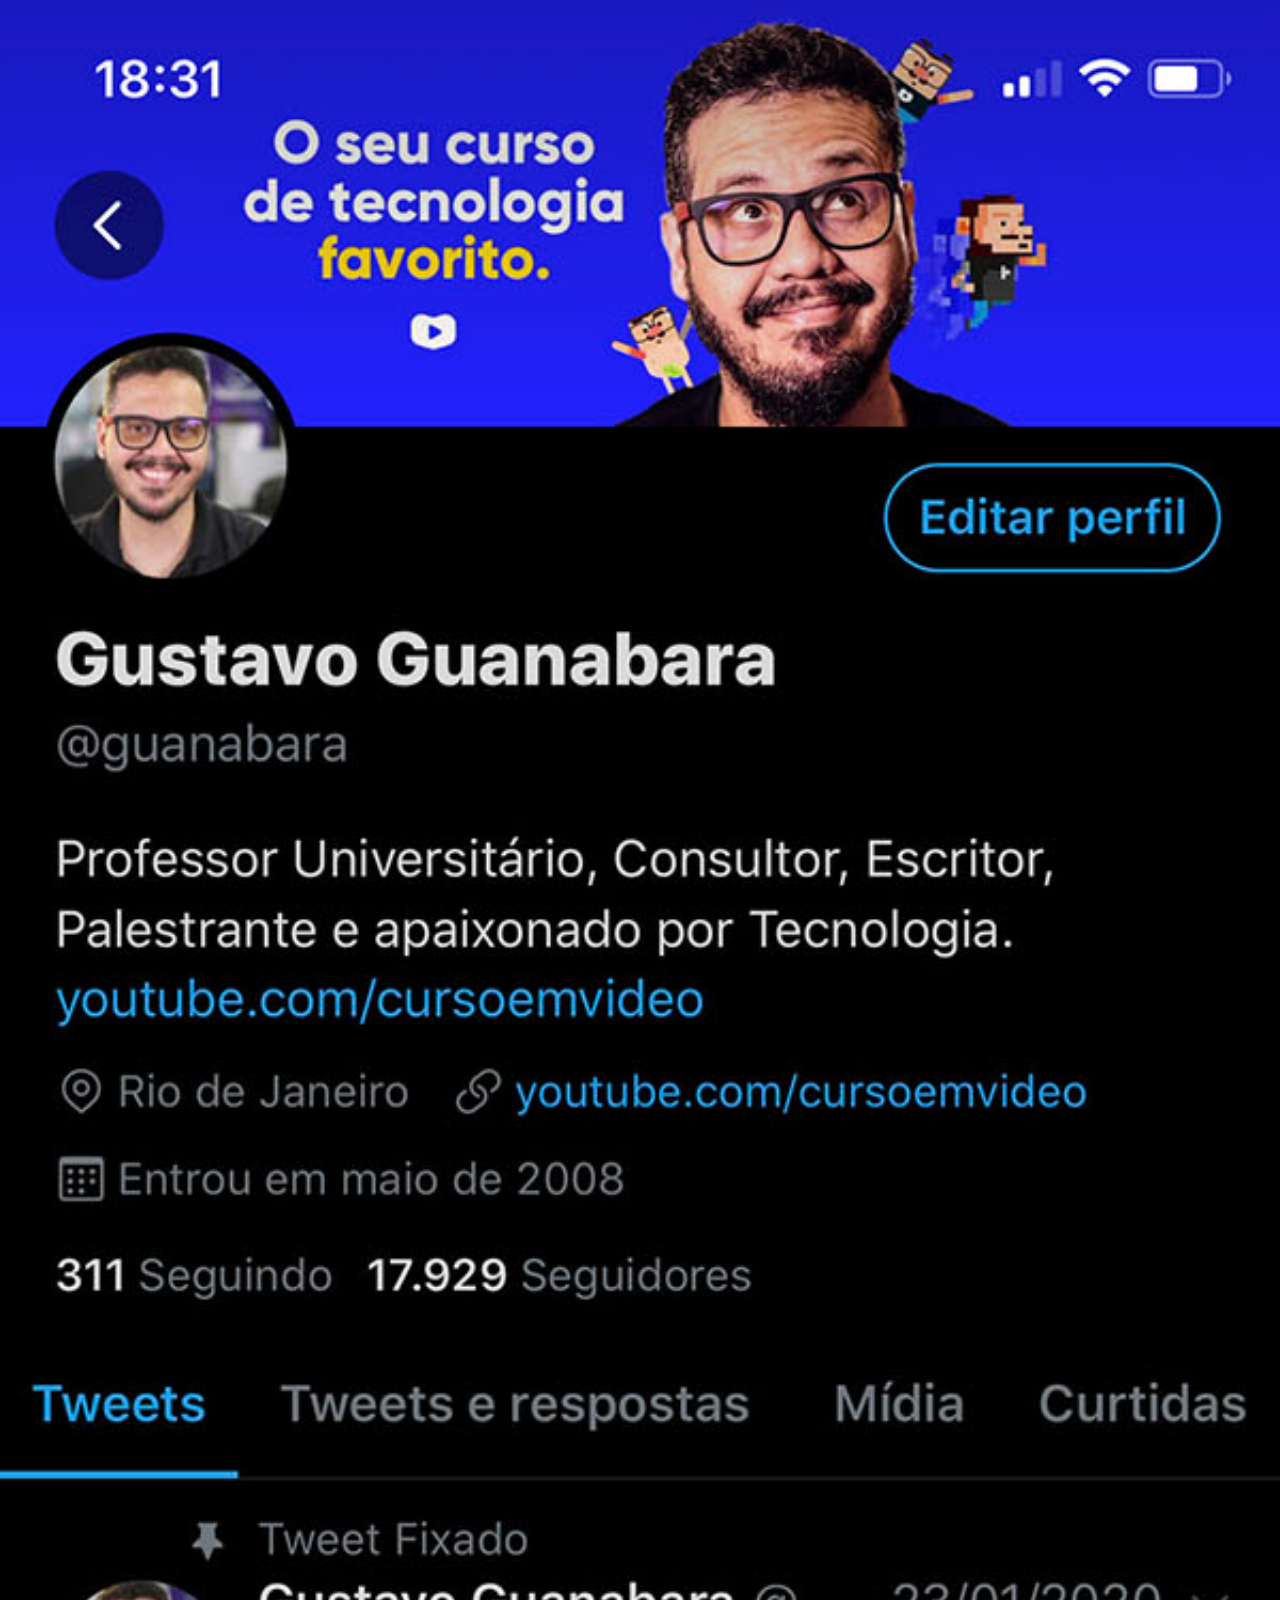
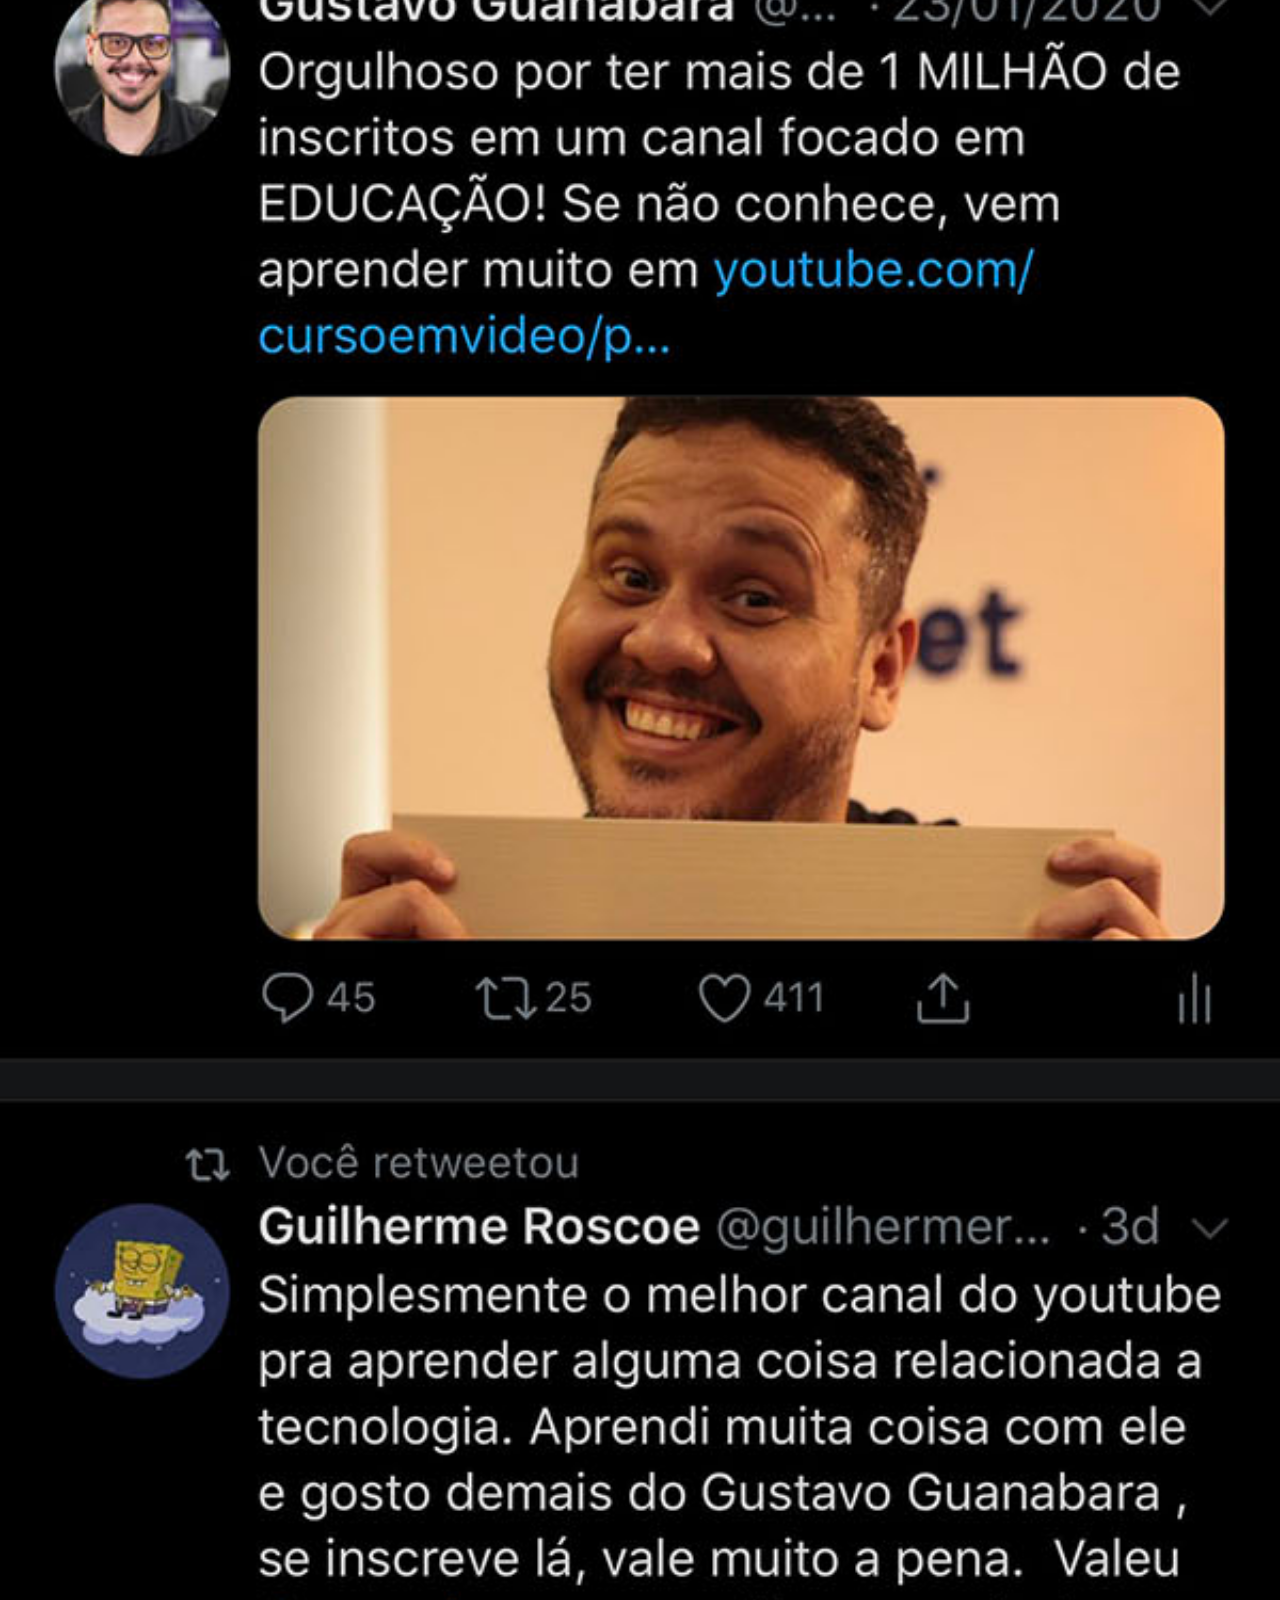
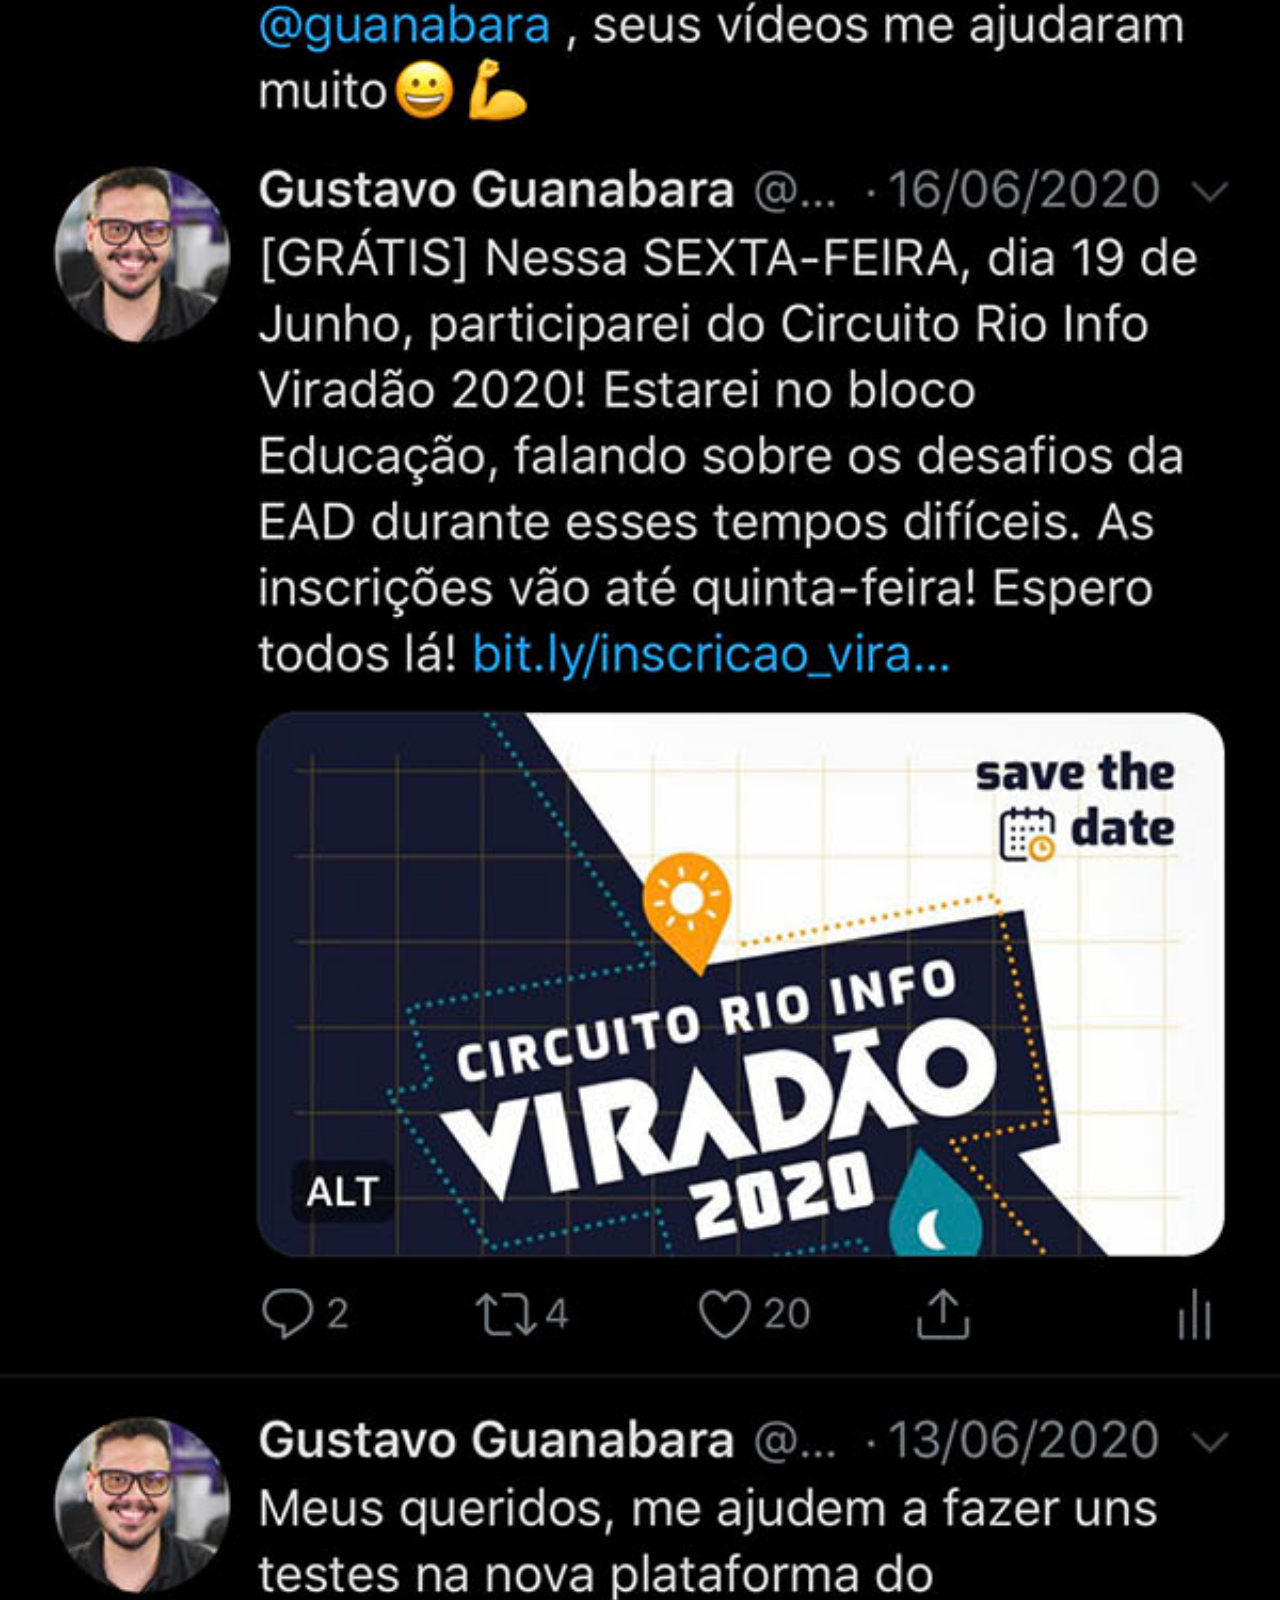
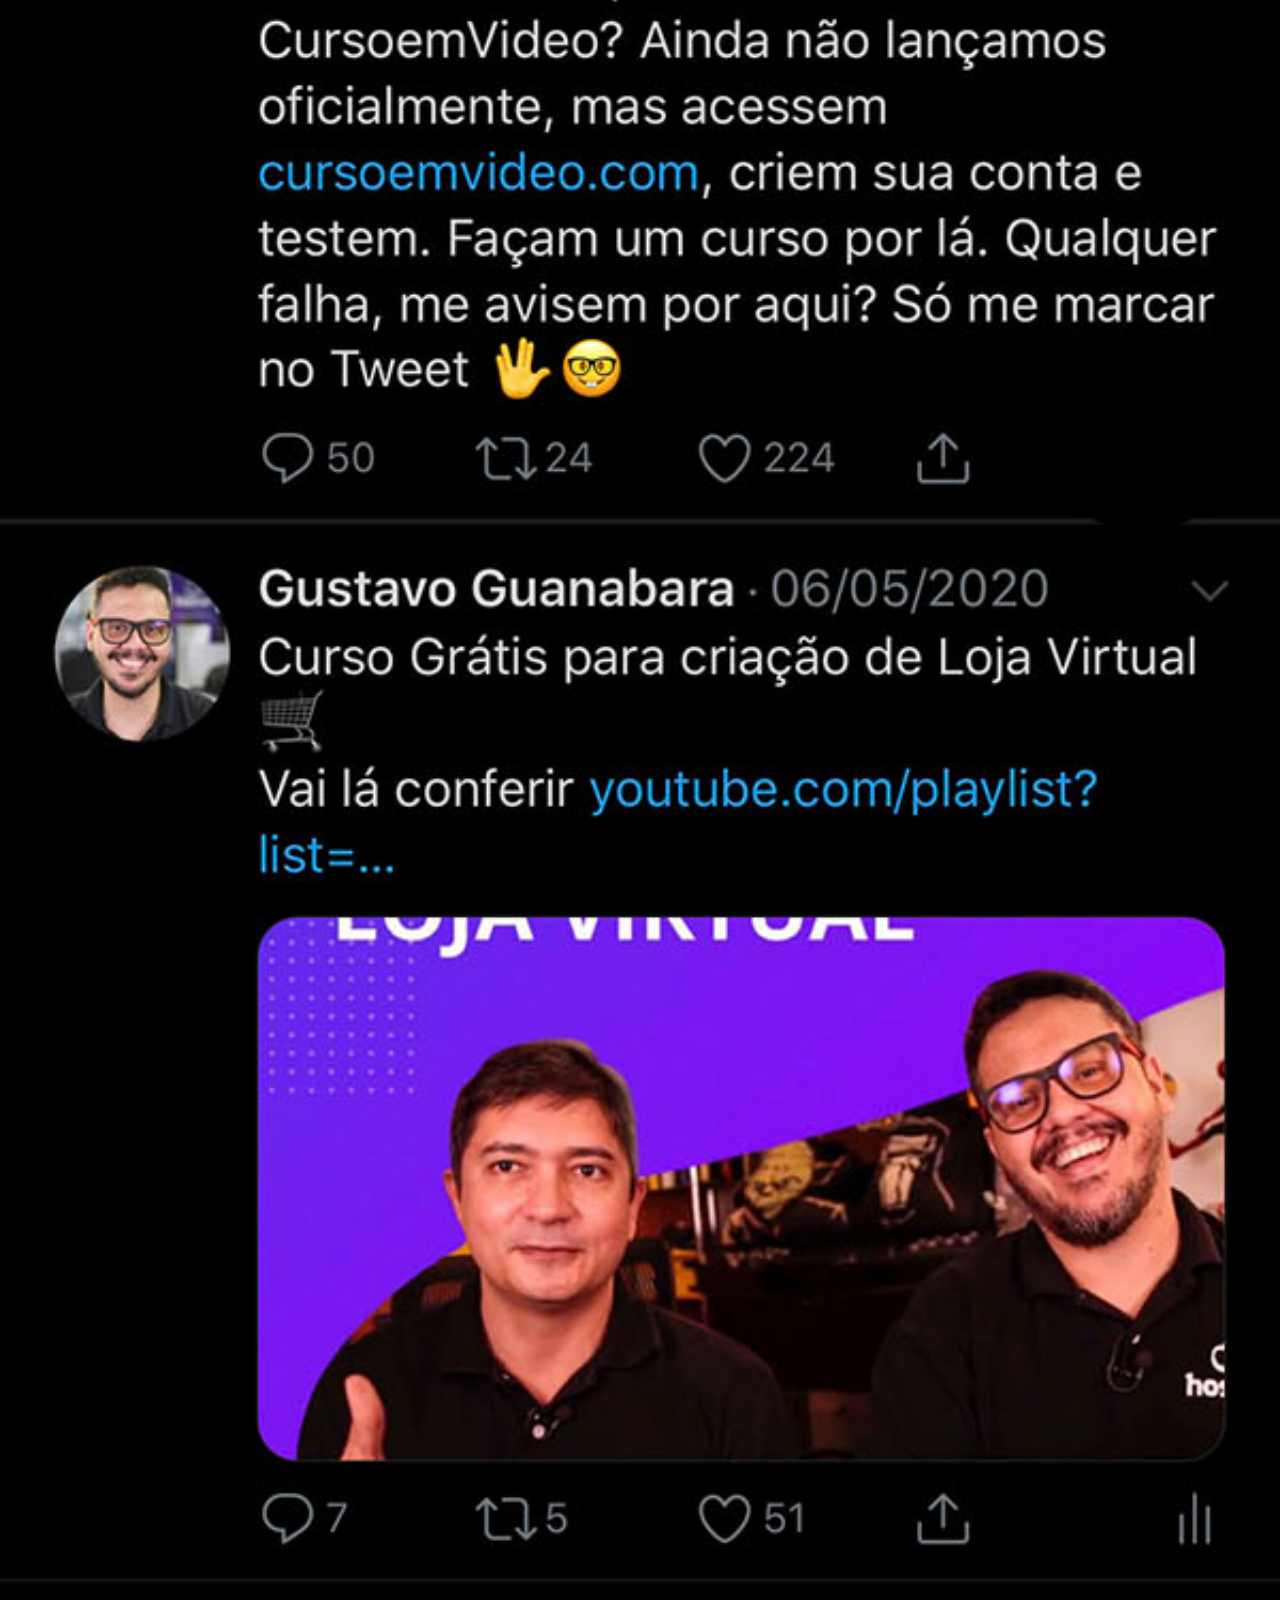
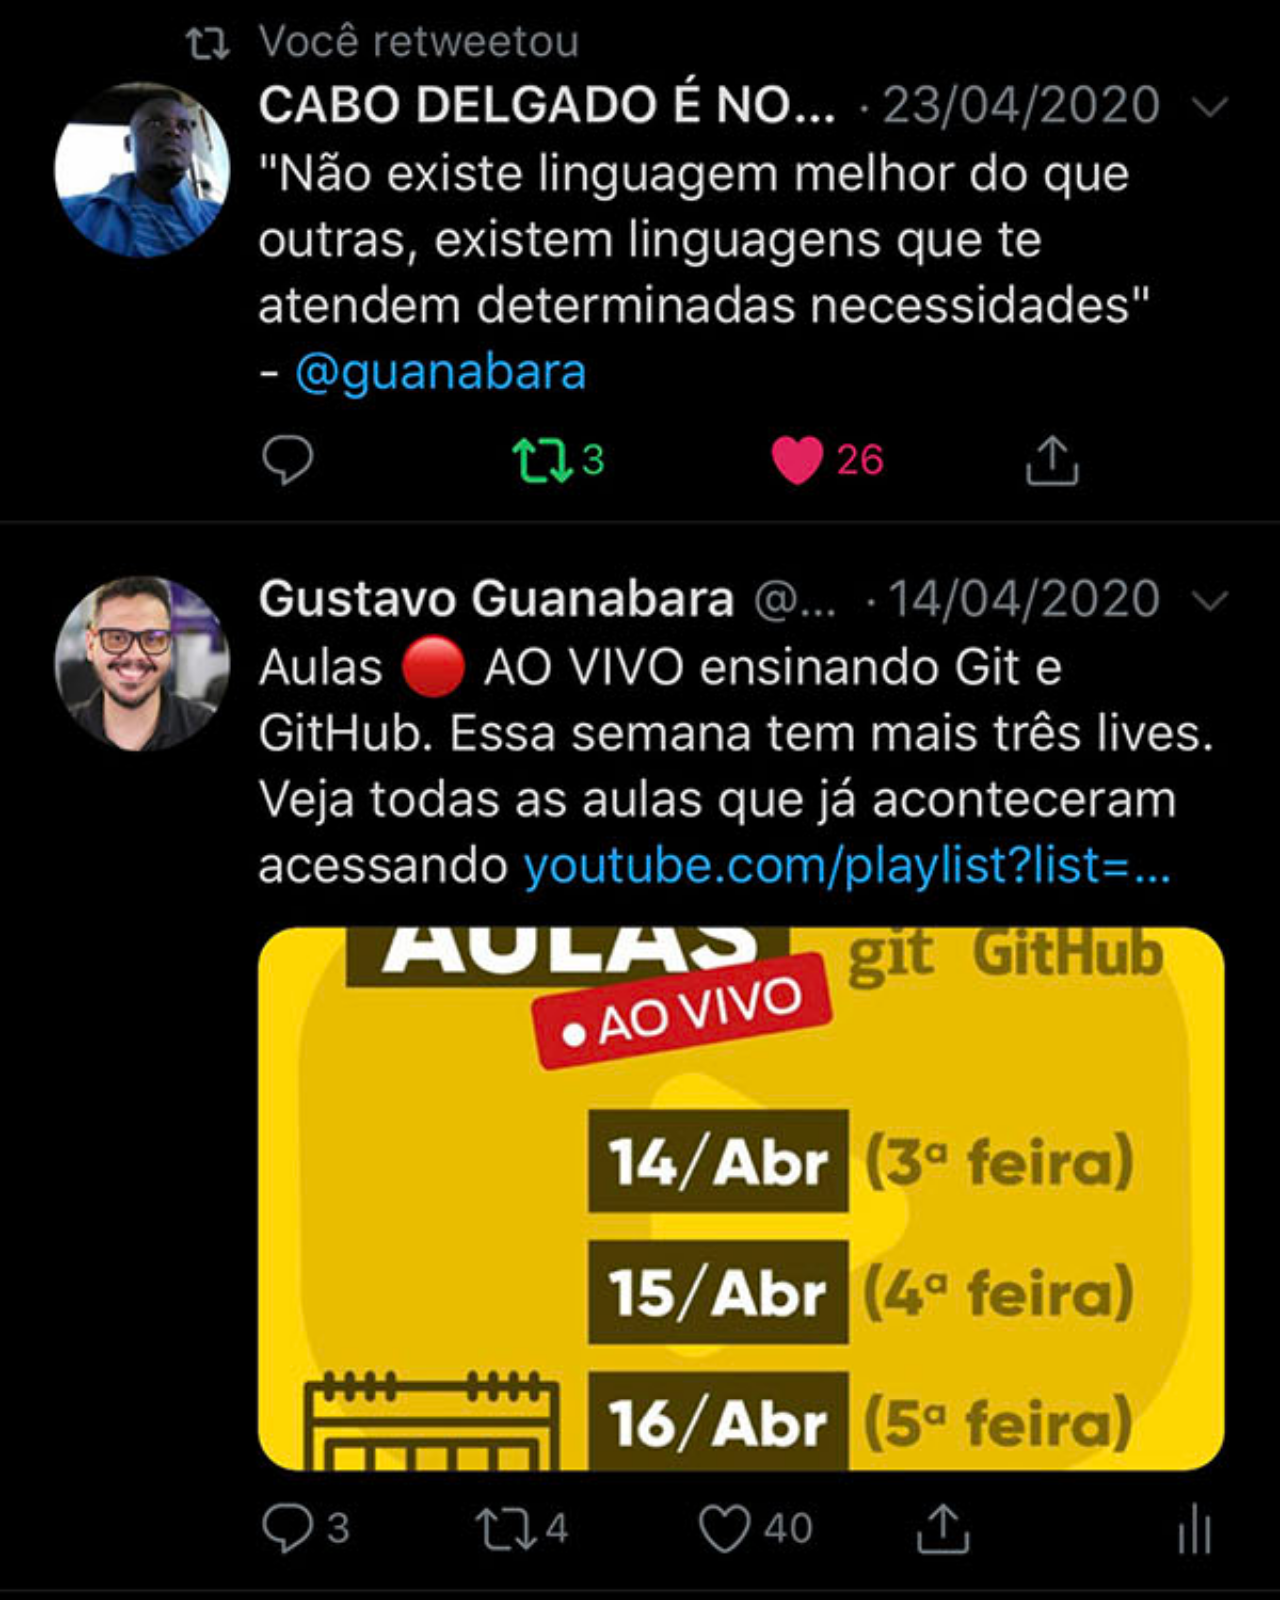
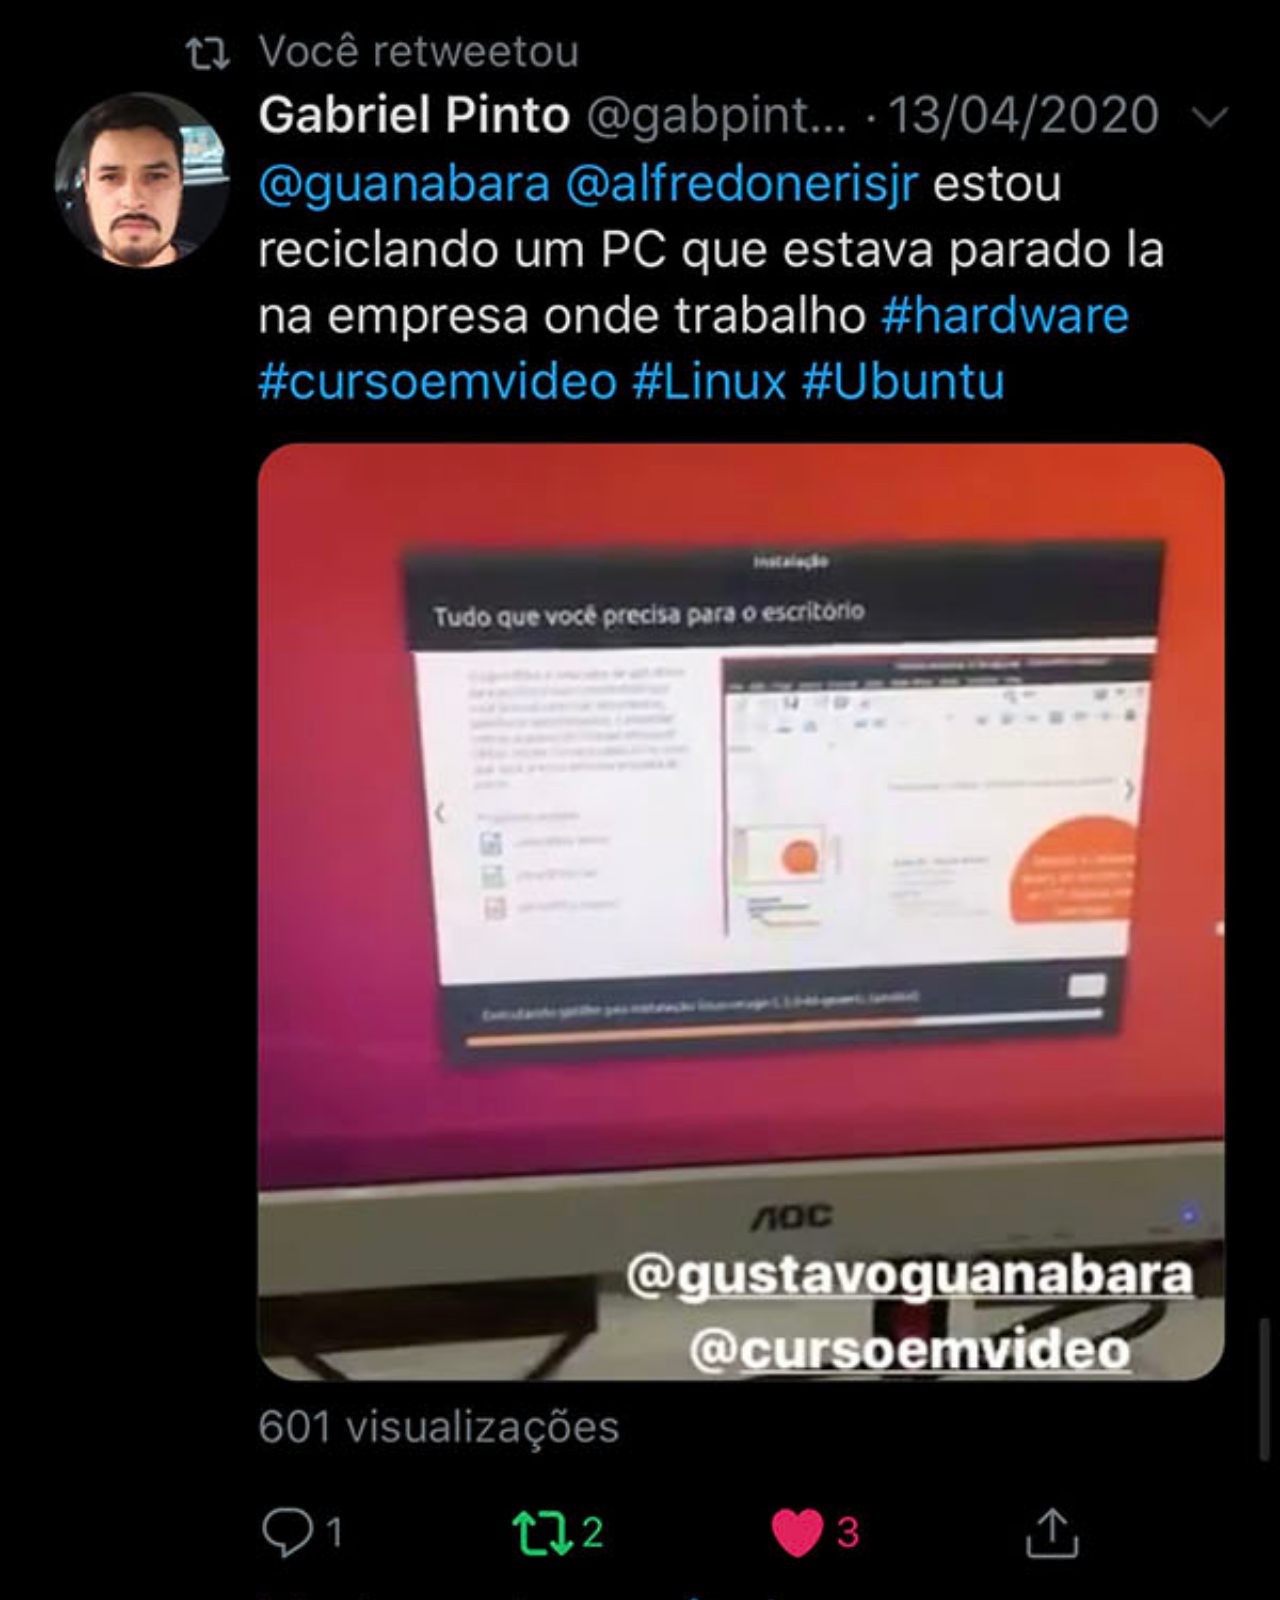
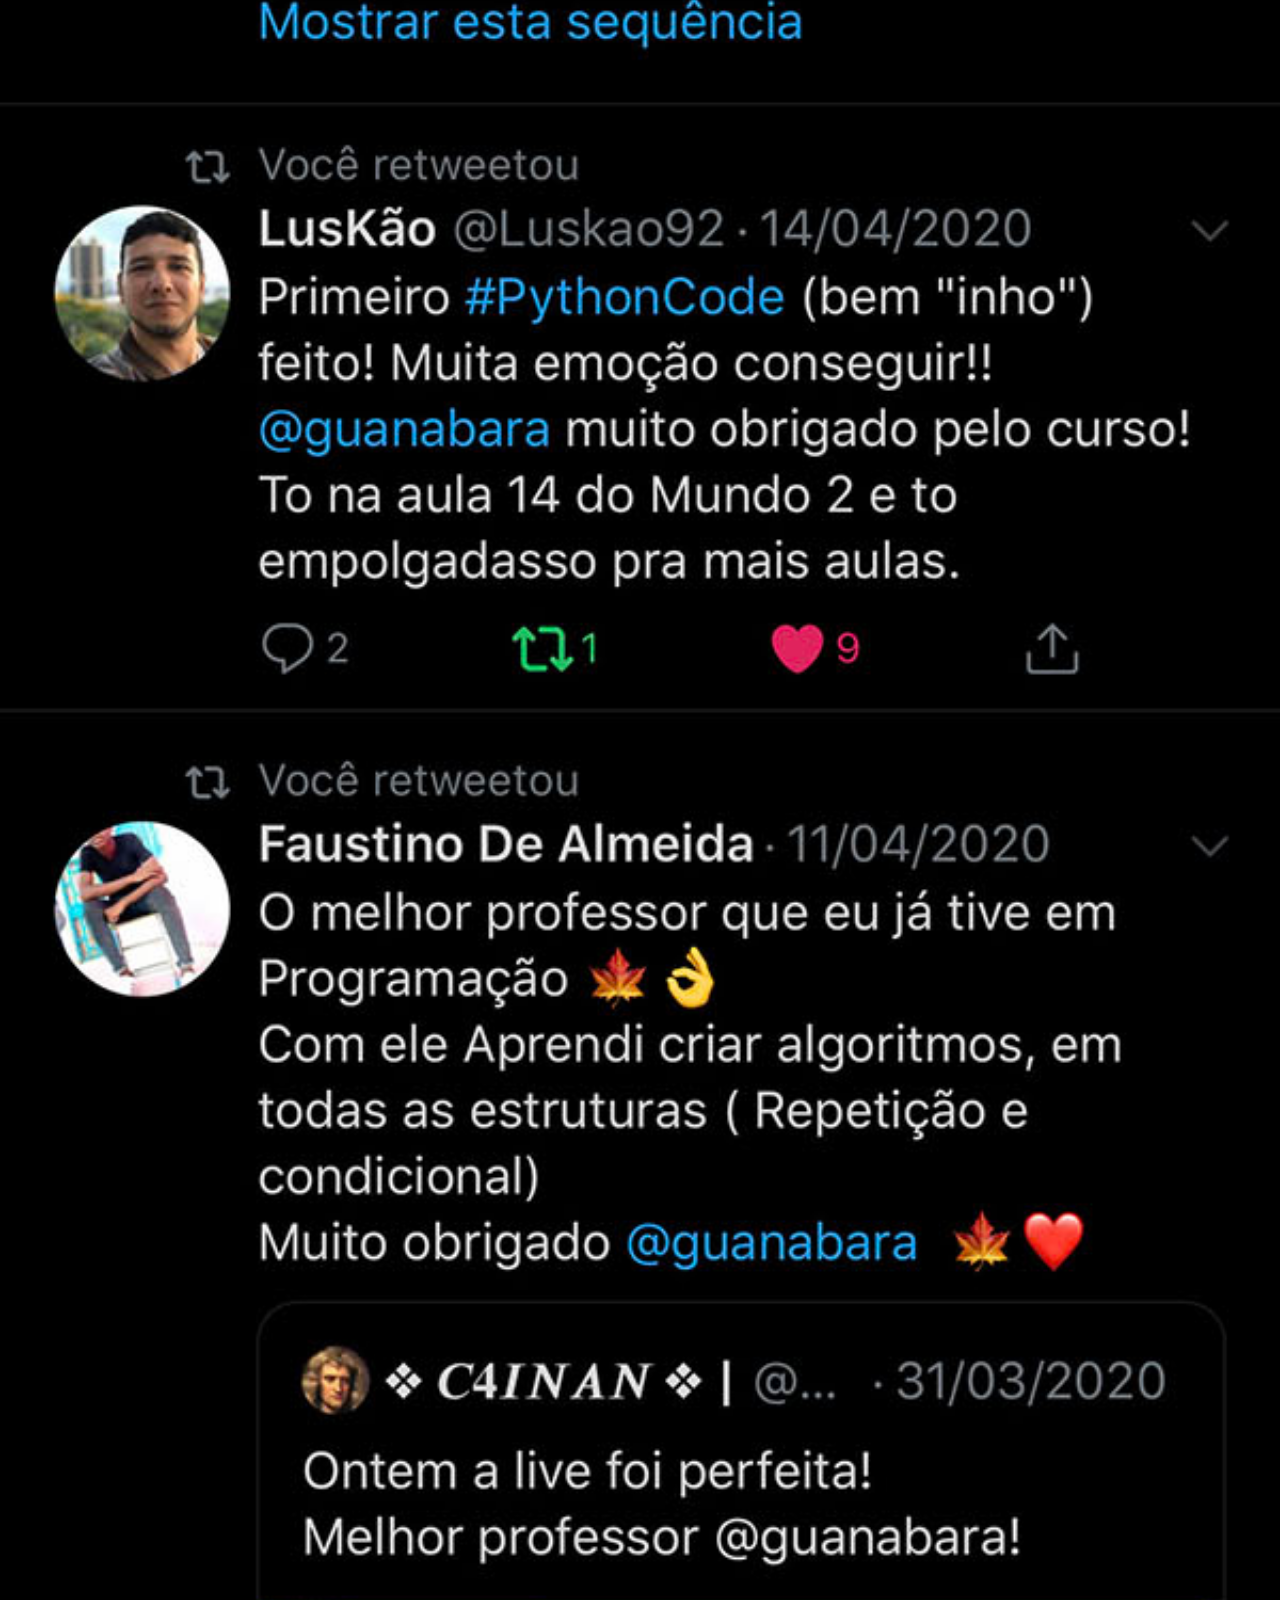
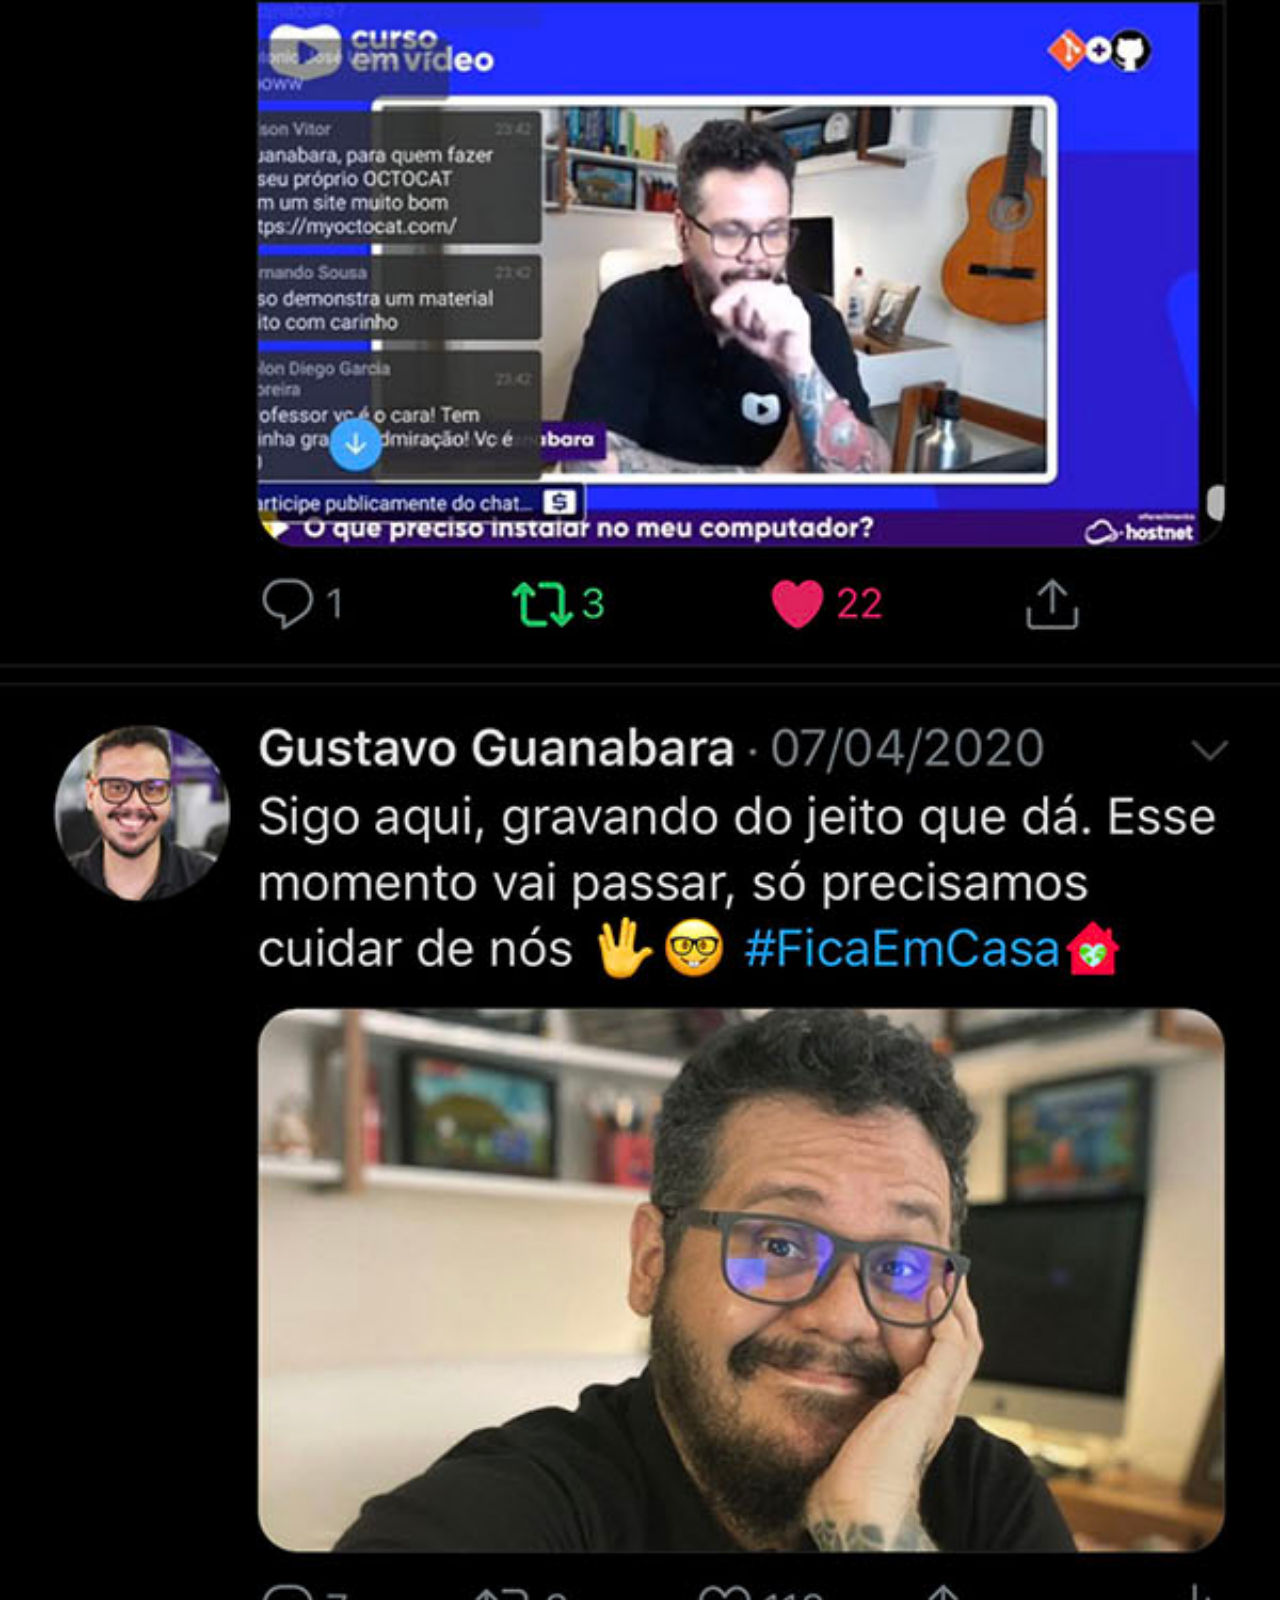
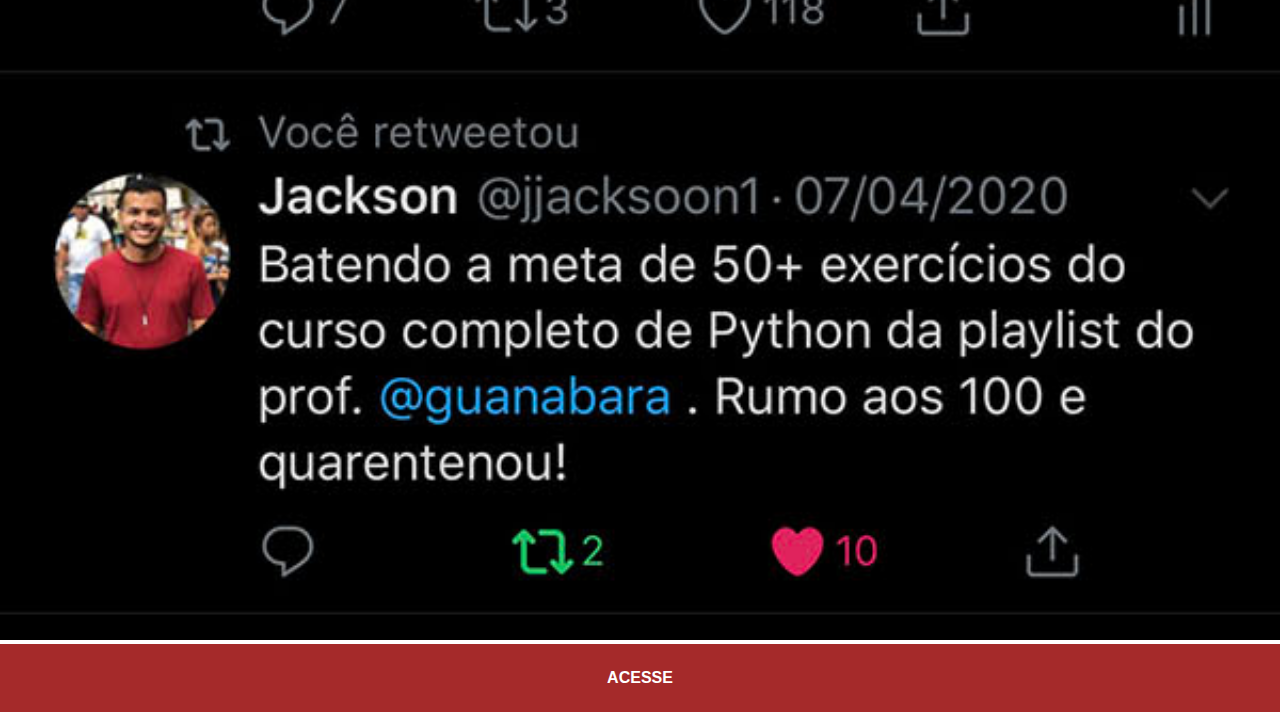
<file: twitter.html>
<!DOCTYPE html>
<html lang="pt-br">
<head>
    <meta charset="UTF-8">
    <meta http-equiv="X-UA-Compatible" content="IE=edge">
    <meta name="viewport" content="width=device-width, initial-scale=1.0">
    <title>twitter</title>
    <style>
        * {
    padding: 0%;
    margin: 0%;
    font-family: Arial, Helvetica, sans-serif;
}

img{
    width: 100%;
    height: 100%;
    
    
}

a{  display: block;
    background-color: brown;
    color: white;
    padding: 25px;
    text-align: center;
    text-decoration: none;
    font-weight: bold;
}

a:hover {
    background-color: red;
    text-decoration: underline;
}
    </style>
</head>
<body>
    <img src="imagens/tela-twitter.jpg" alt="">
    <a href="https://twitter.com/i/flow/login?input_flow_data=%7B%22requested_variant%22%3A%22eyJsYW5nIjoicHQifQ%3D%3D%22%7D" target="_blank">ACESSE</a>
    
</body>
</html>
</file>
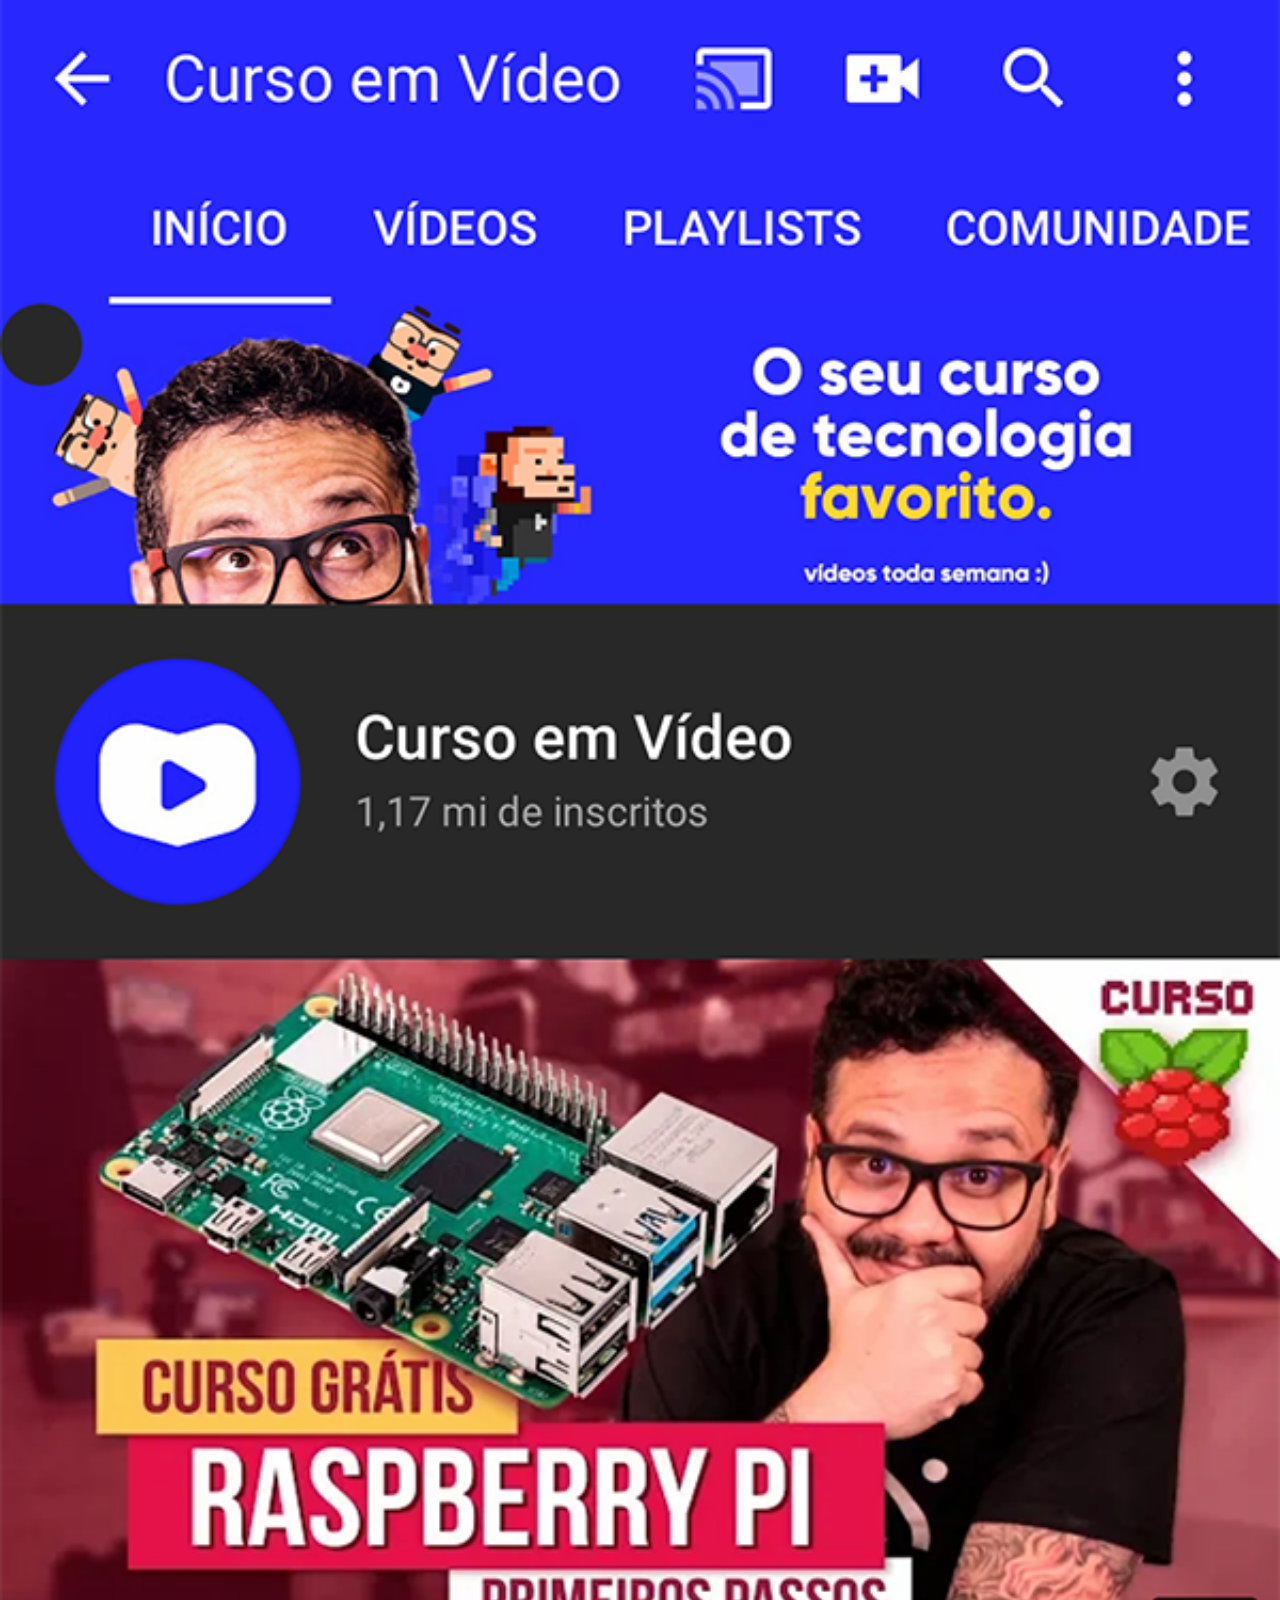
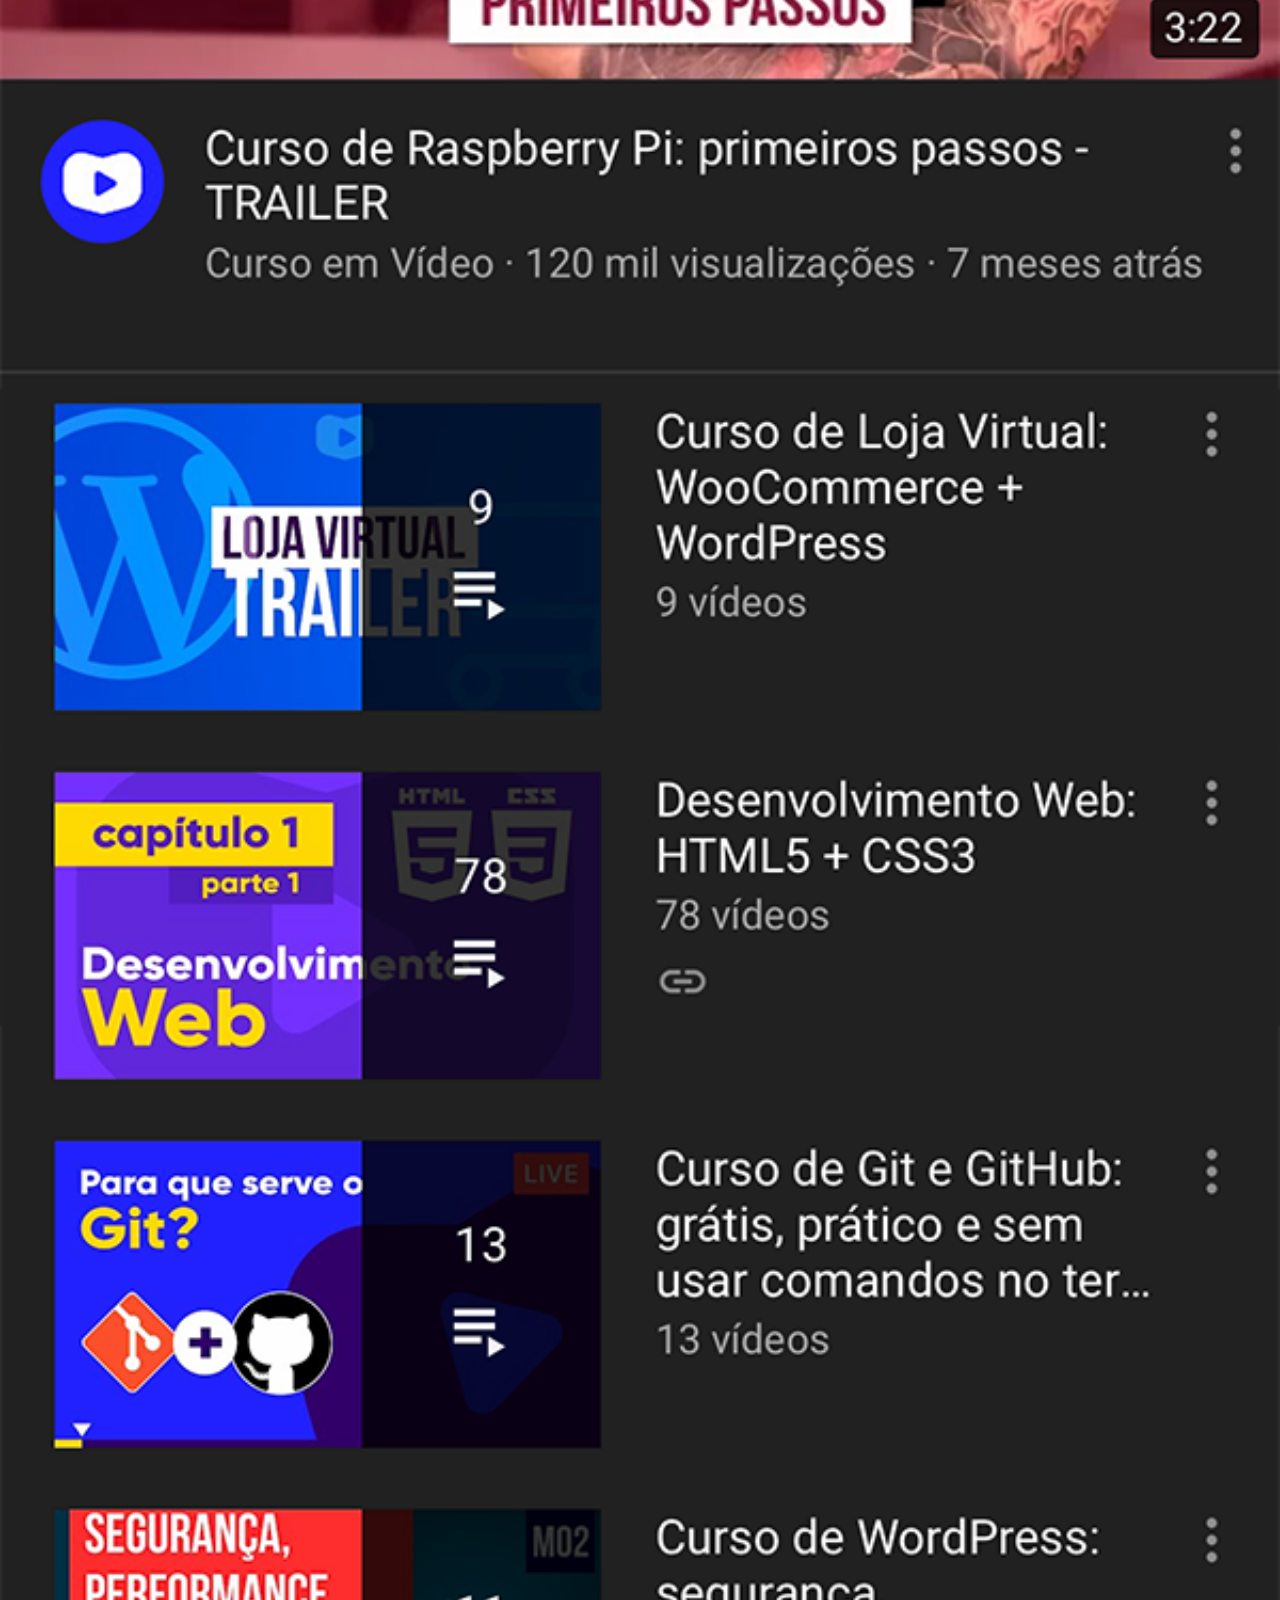
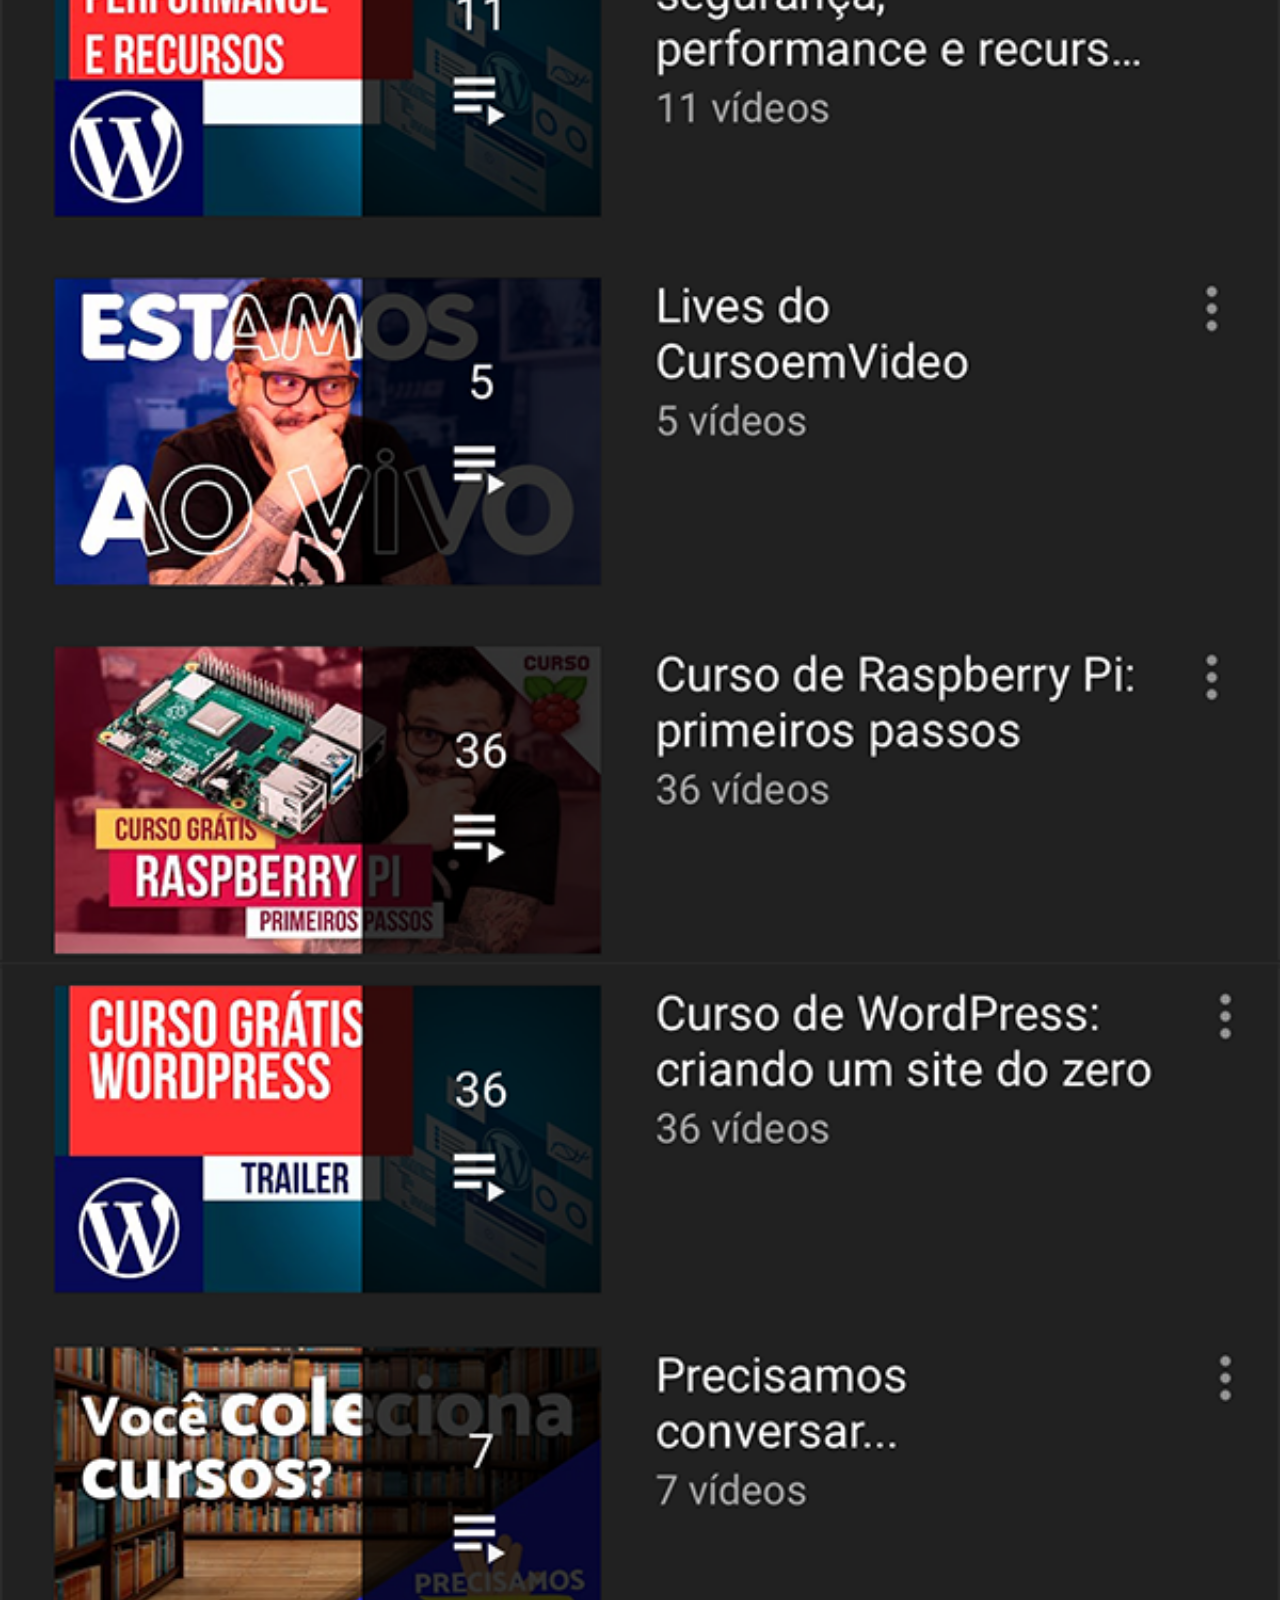
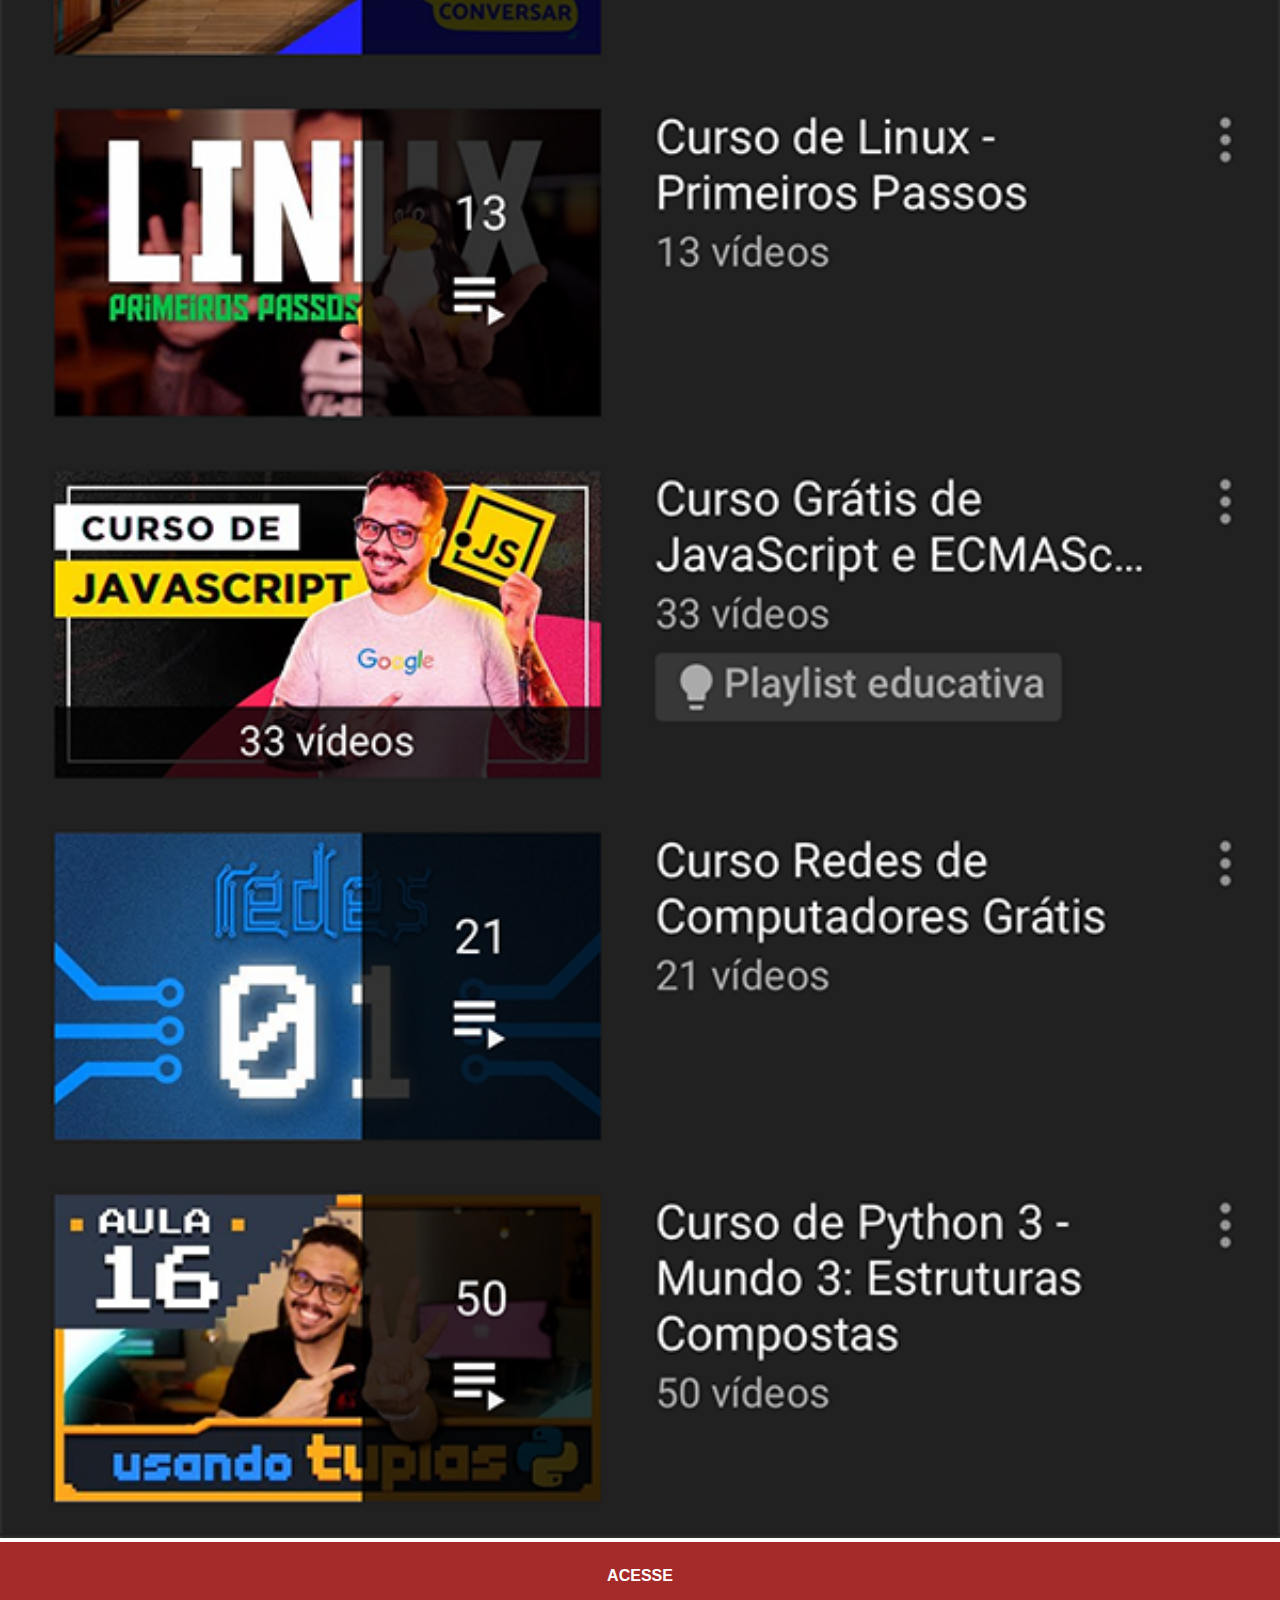
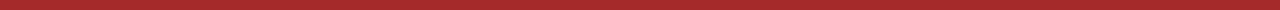
<file: youtube.html>
<!DOCTYPE html>
<html lang="pt-br">
<head>
    <meta charset="UTF-8">
    <meta http-equiv="X-UA-Compatible" content="IE=edge">
    <meta name="viewport" content="width=device-width, initial-scale=1.0">
    <title>Youtube</title>
    <link rel="stylesheet" href="social.css">
</head>
<body>
    <img src="imagens/tela-youtube.png" alt="youtube">
    <a href="https://www.youtube.com/playlist?list=PLHz_AreHm4dkcVCk2Bn_fdVQ81Fkrh6WT" target="_blank"> ACESSE</a>
</body>
</html>
</file>
<file: style.css>
@charset "UTF-8";

* {
    padding: 0%;
    margin: 0%;
    font-family: Arial, Helvetica, sans-serif;
}

html, body {
    height: 100vh;
    width: 100vw;

}
body{
    background: url(imagens/fundo-madeira.jpg);
    background-repeat: no-repeat top center ;
    background-size: cover;
}

main {
    position: relative;
    height: 100vh;
}

section#telefone {
    background: url(imagens/frame-iphone.png);
    position: absolute;
    top: 50%;
    left: 50%;
    transform: translate(-50%, -50%);
    height: 627px;
    width: 311px;
}

iframe#tela {
    position: relative;
    top: 80px;
    left: 22px;
    width: 268px;
    height: 472px;
    
}

section#redes-sociais{
    text-align: right;
}

section#redes-sociais img {
    width: 50px;
    margin: 12px;
    border-radius: 50%;
    box-shadow: 2px 2px 5px rgba(0, 0, 0, 0.411);
    box-sizing: border-box;
    
}

section#redes-sociais img:hover {
    border: 2px solid rgb(255, 255, 255);
    transform: translate(-5px, -5px);
    transition: transform .4s;
    box-shadow: 8px 8px 6px rgba(0, 0, 0, 0.411);
}
</file>
<file: social.css>
@charset "UTF-8";

* {
    padding: 0%;
    margin: 0%;
    font-family: Arial, Helvetica, sans-serif;
}

img{
    width: 100%;
    height: 100%;
    
    
}

a{  display: block;
    background-color: brown;
    color: white;
    padding: 25px;
    text-align: center;
    text-decoration: none;
    font-weight: bold;
}

a:hover {
    background-color: red;
    text-decoration: underline;
}
</file>
